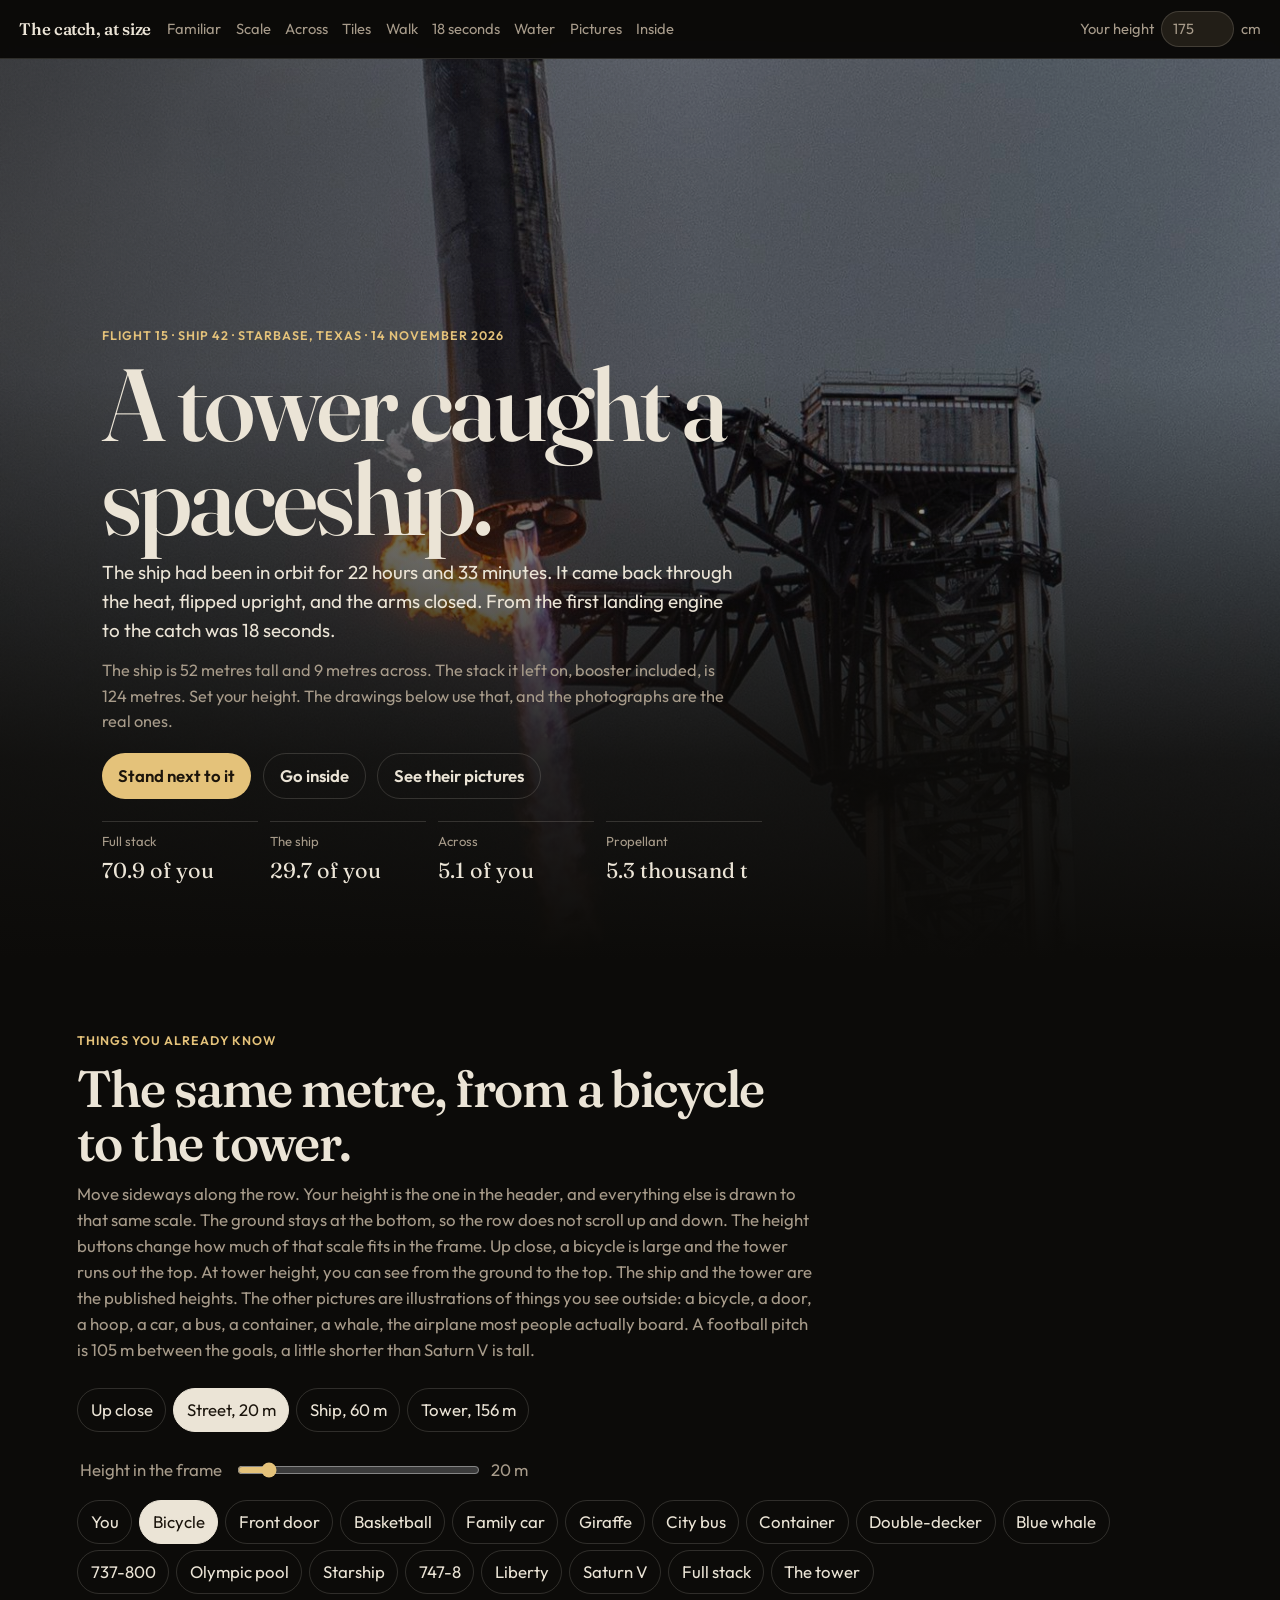
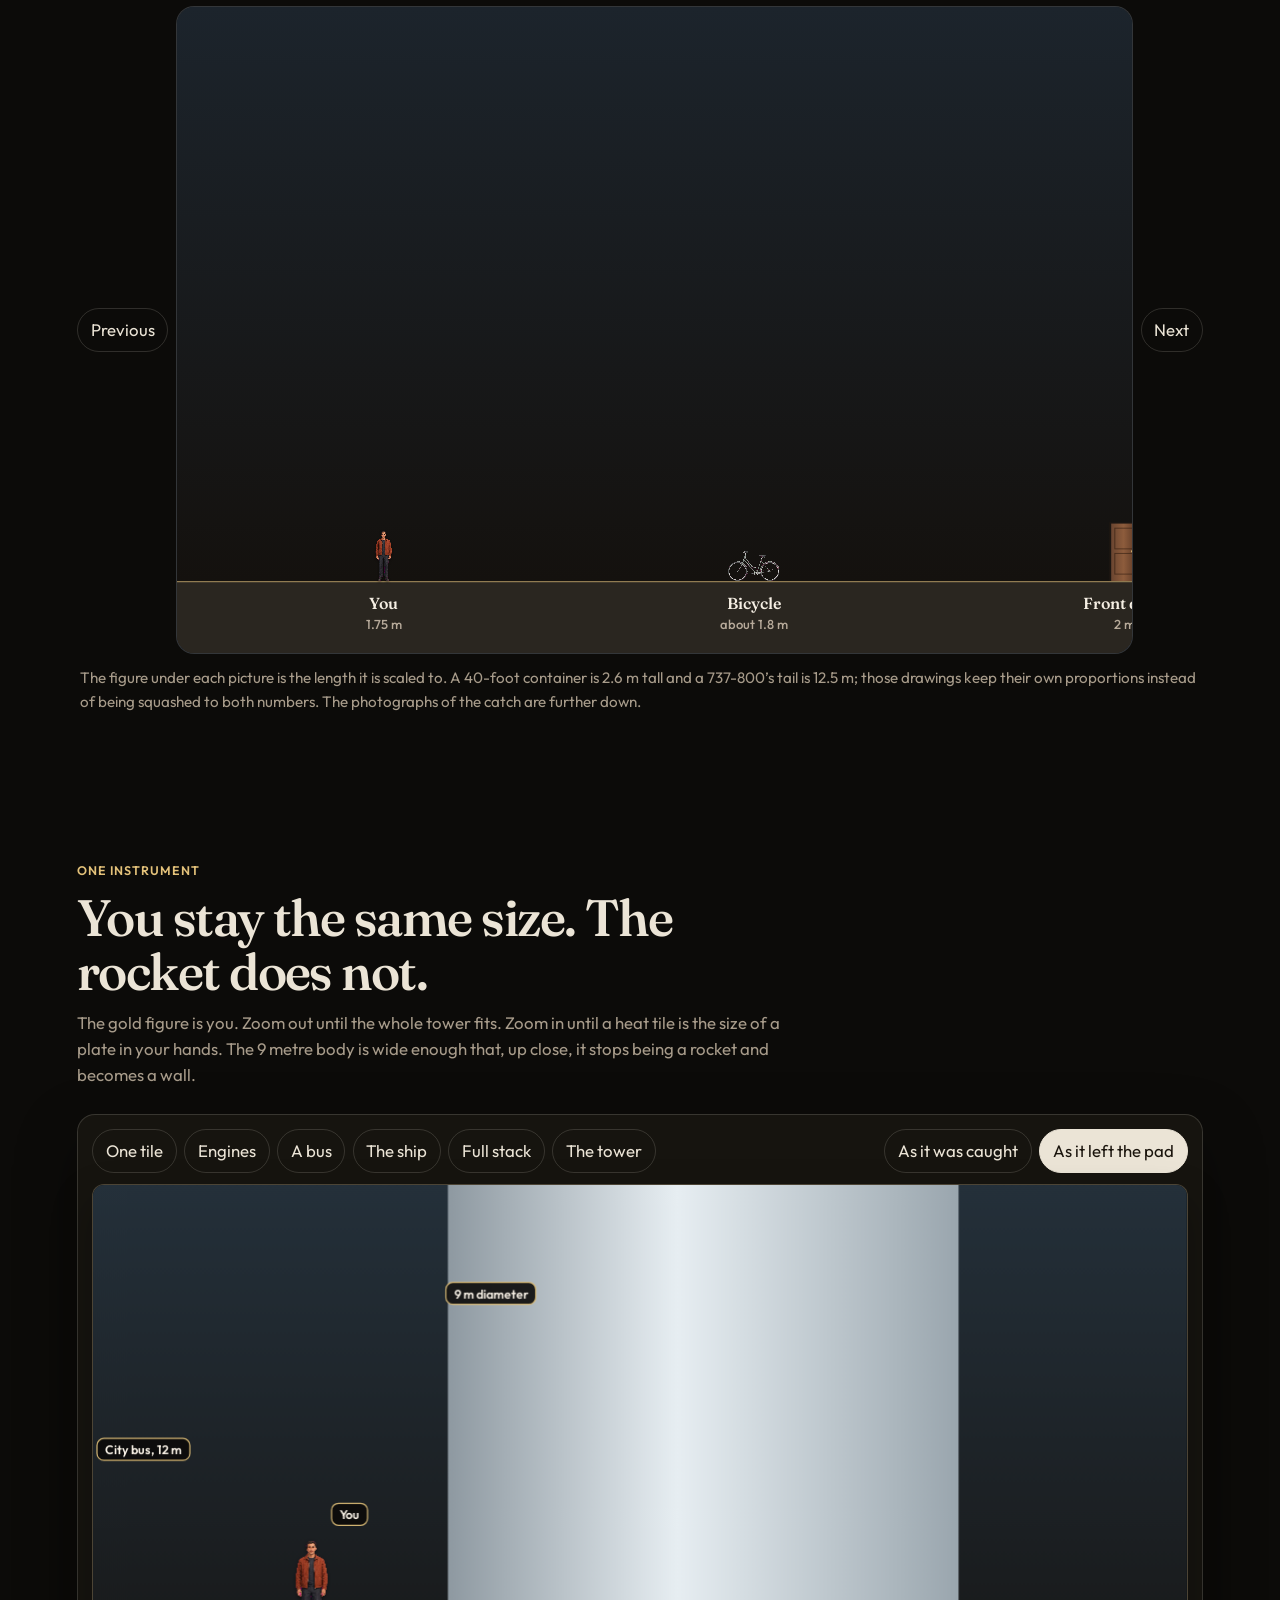
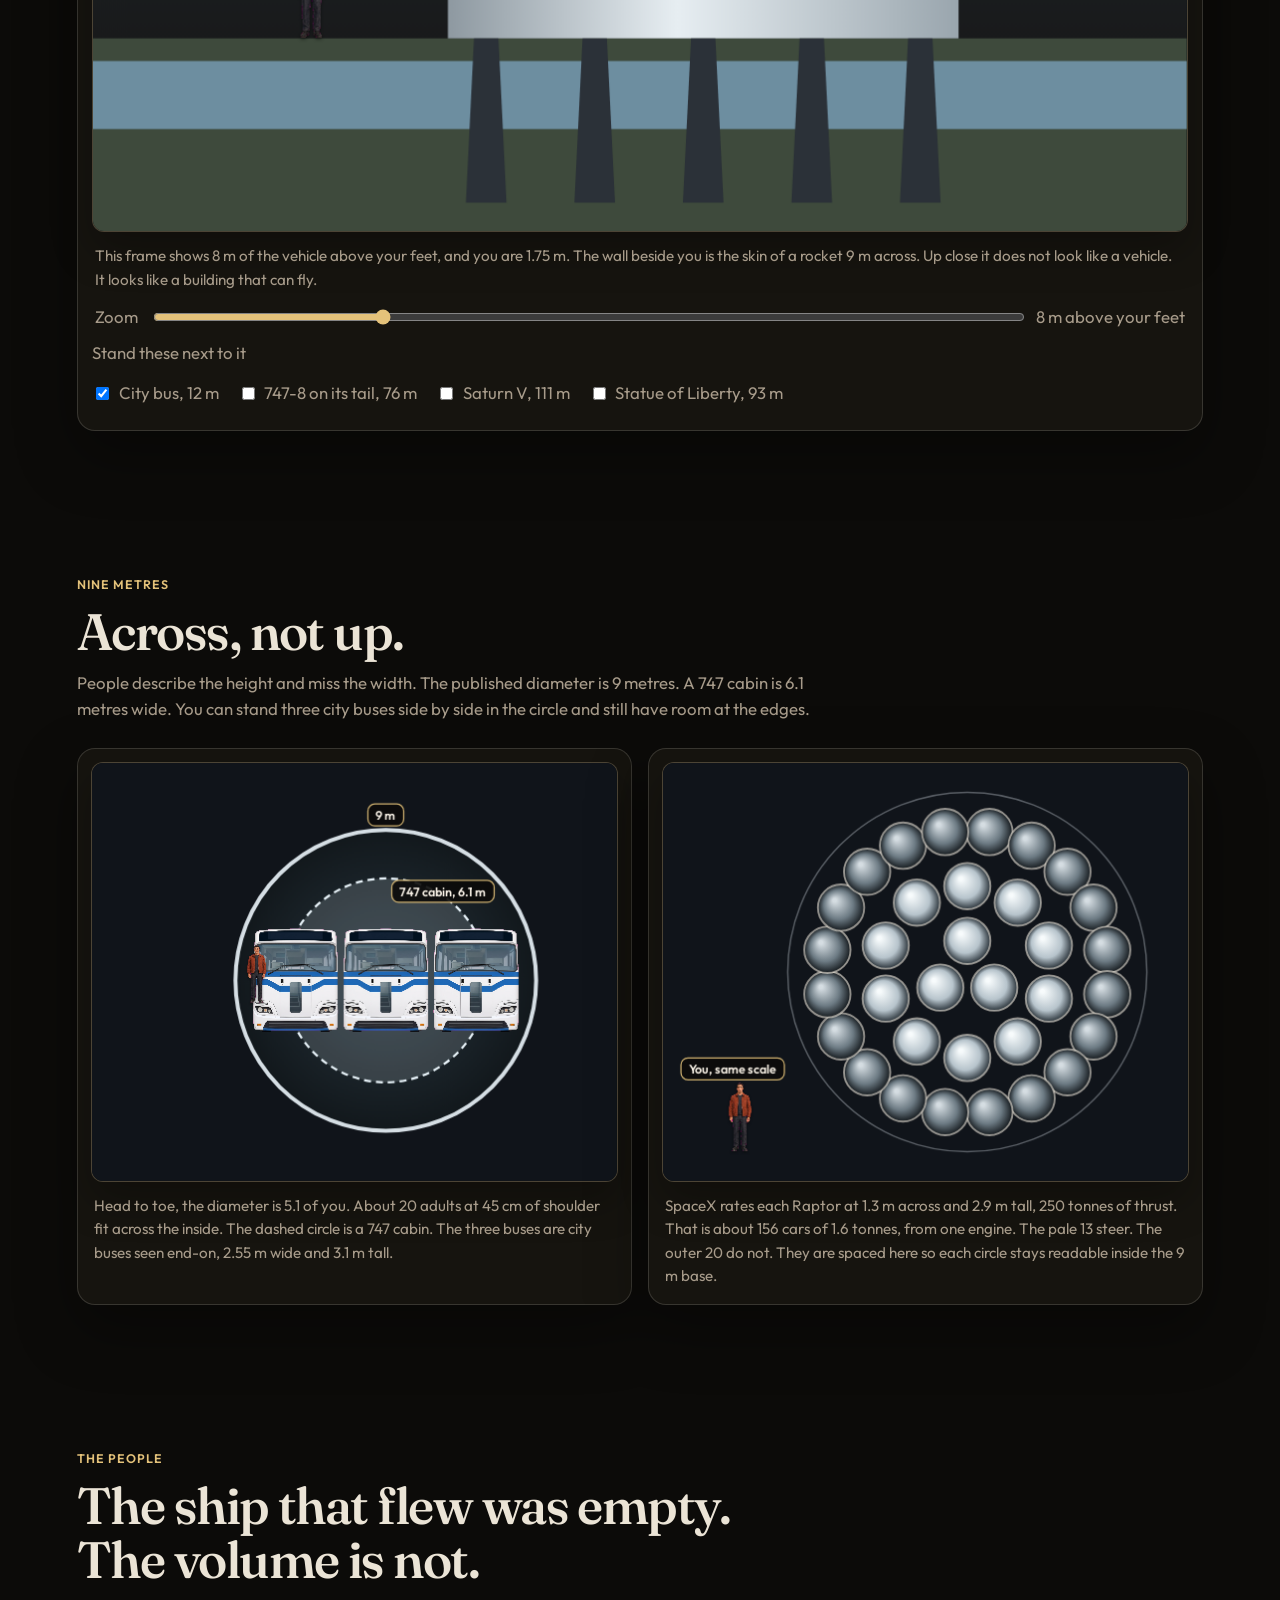
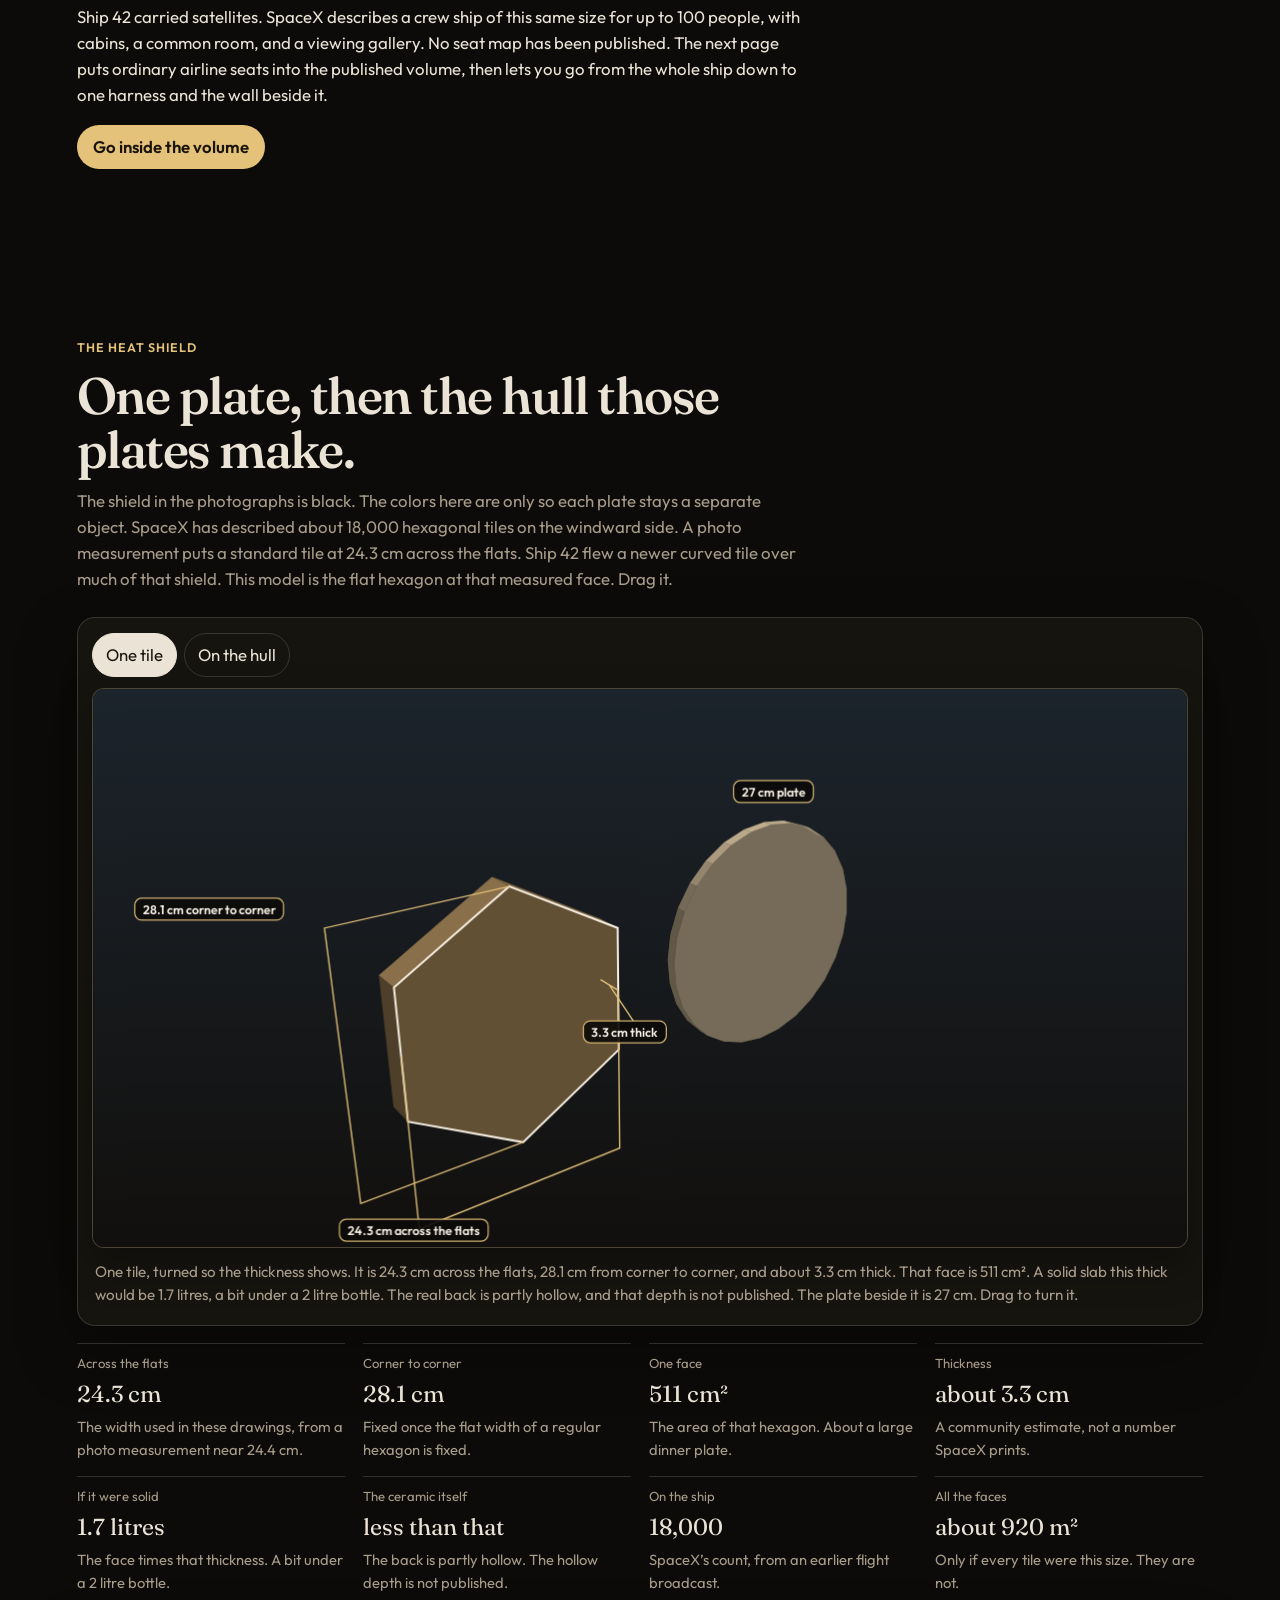
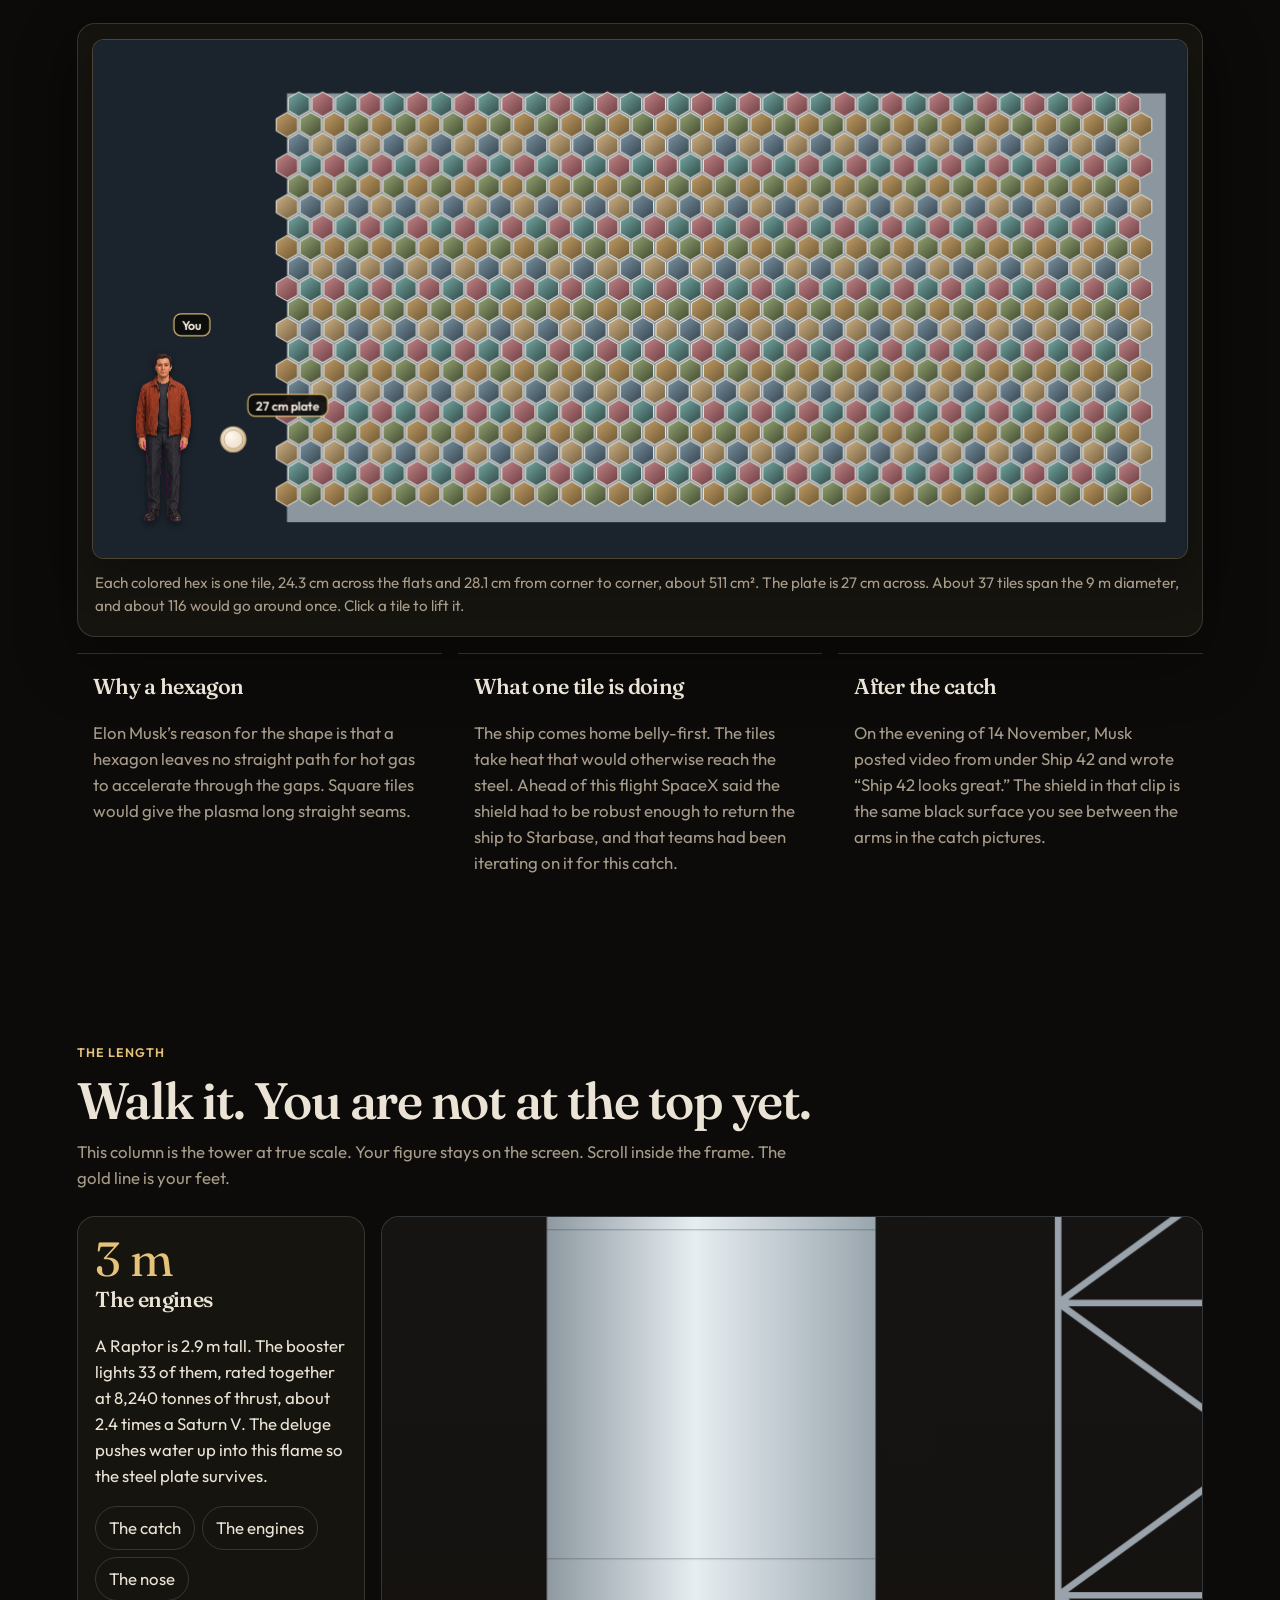
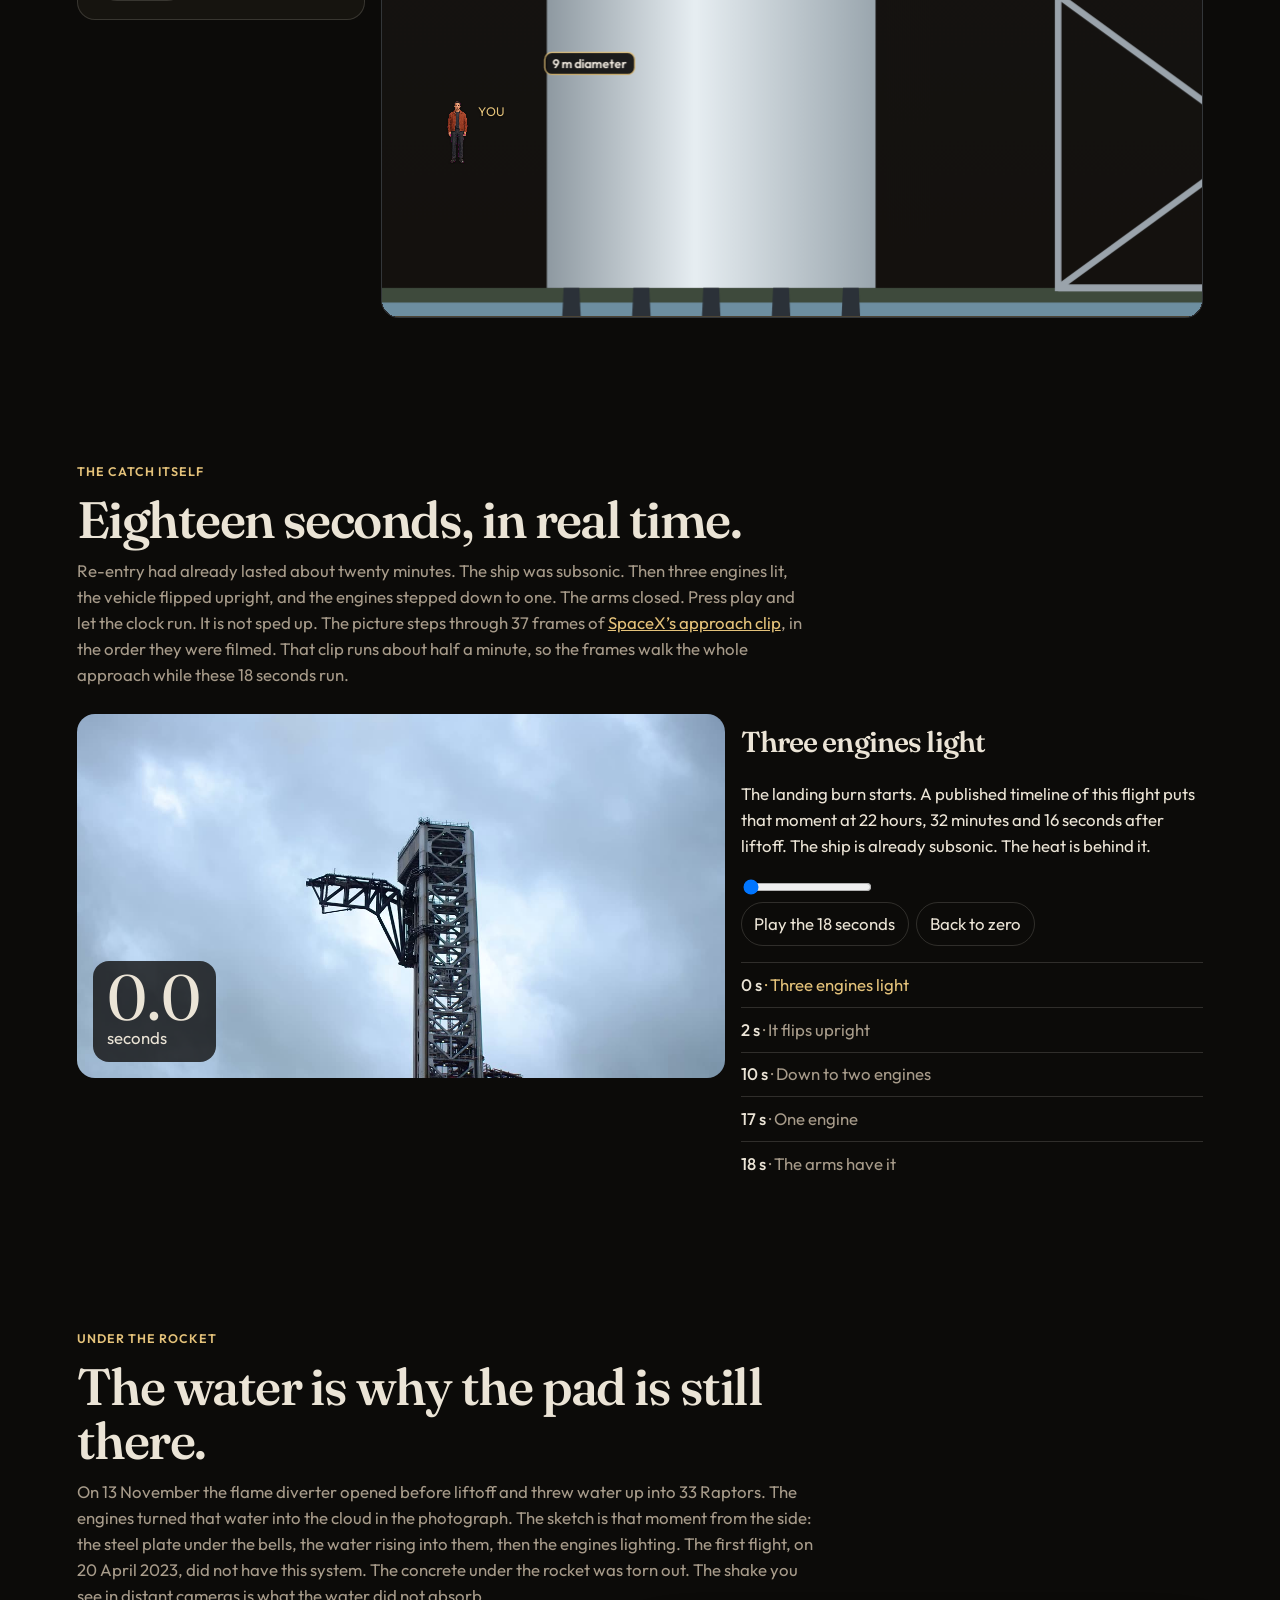
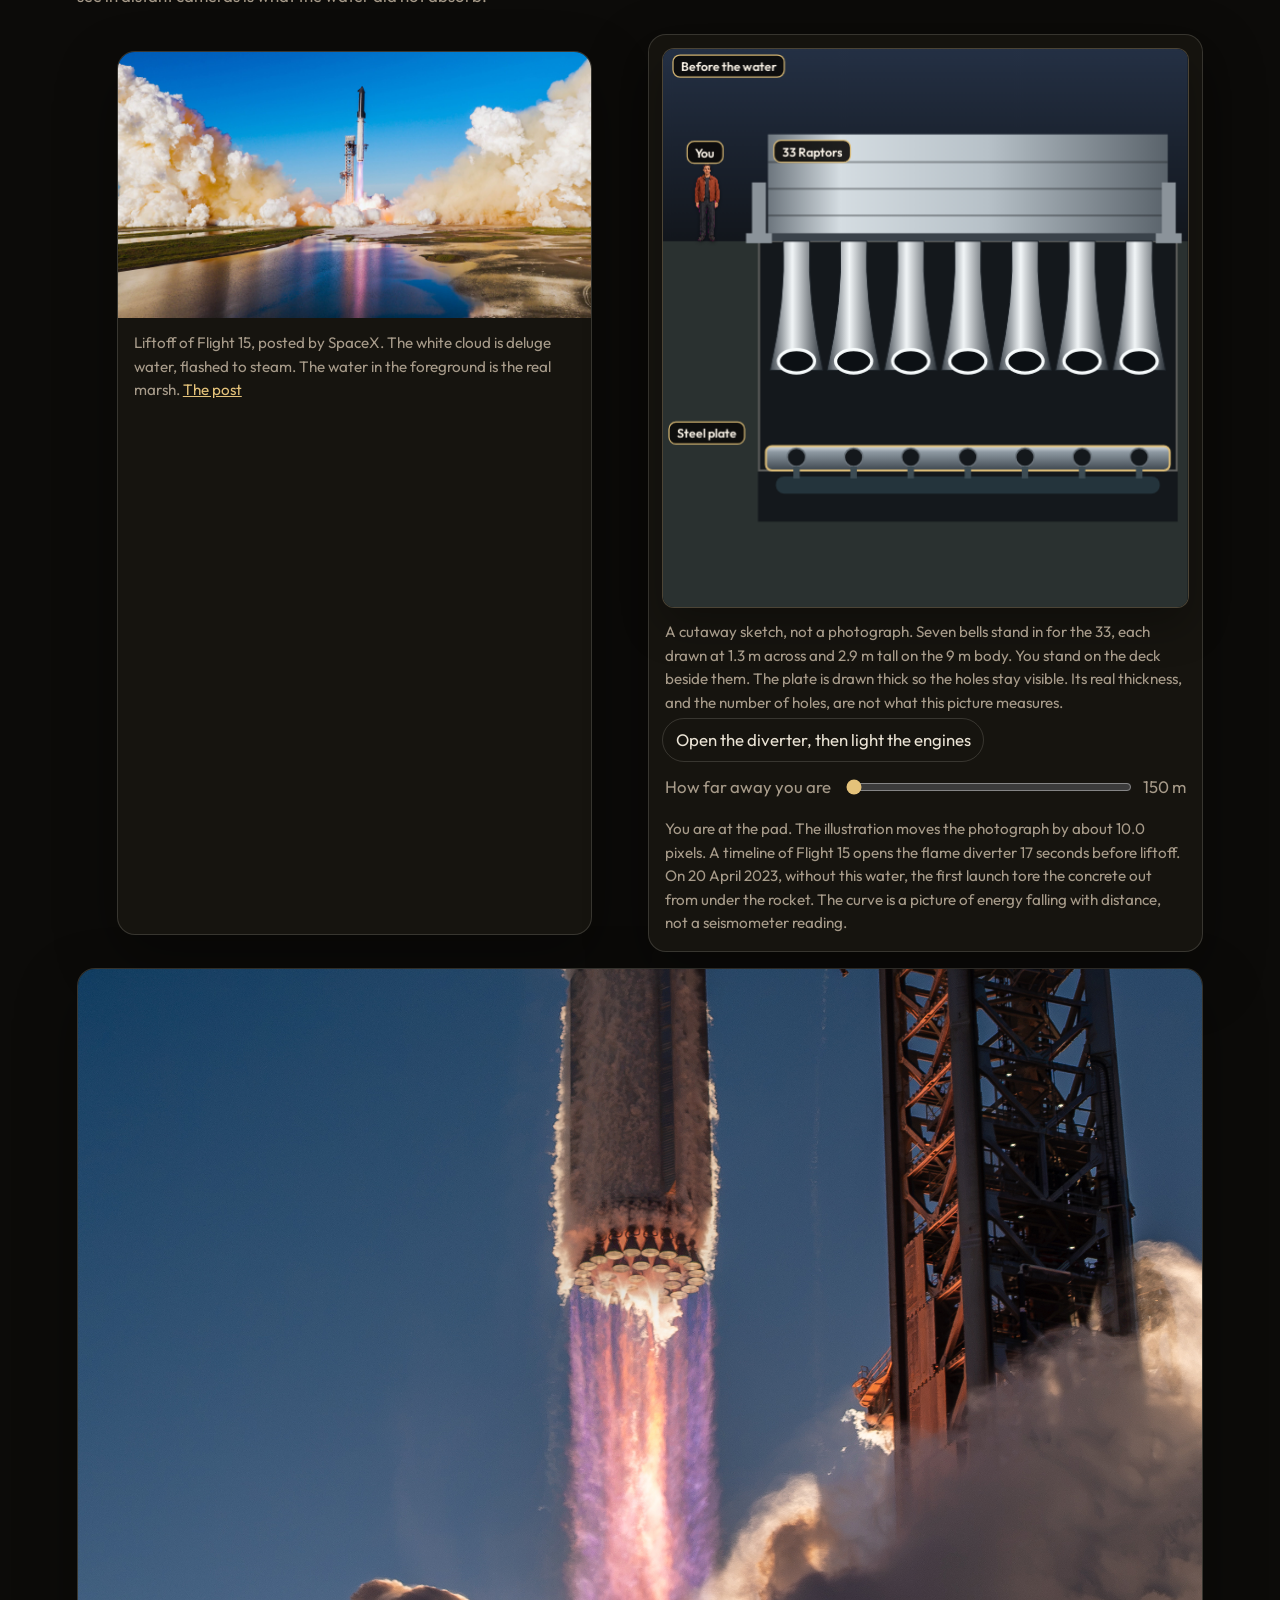
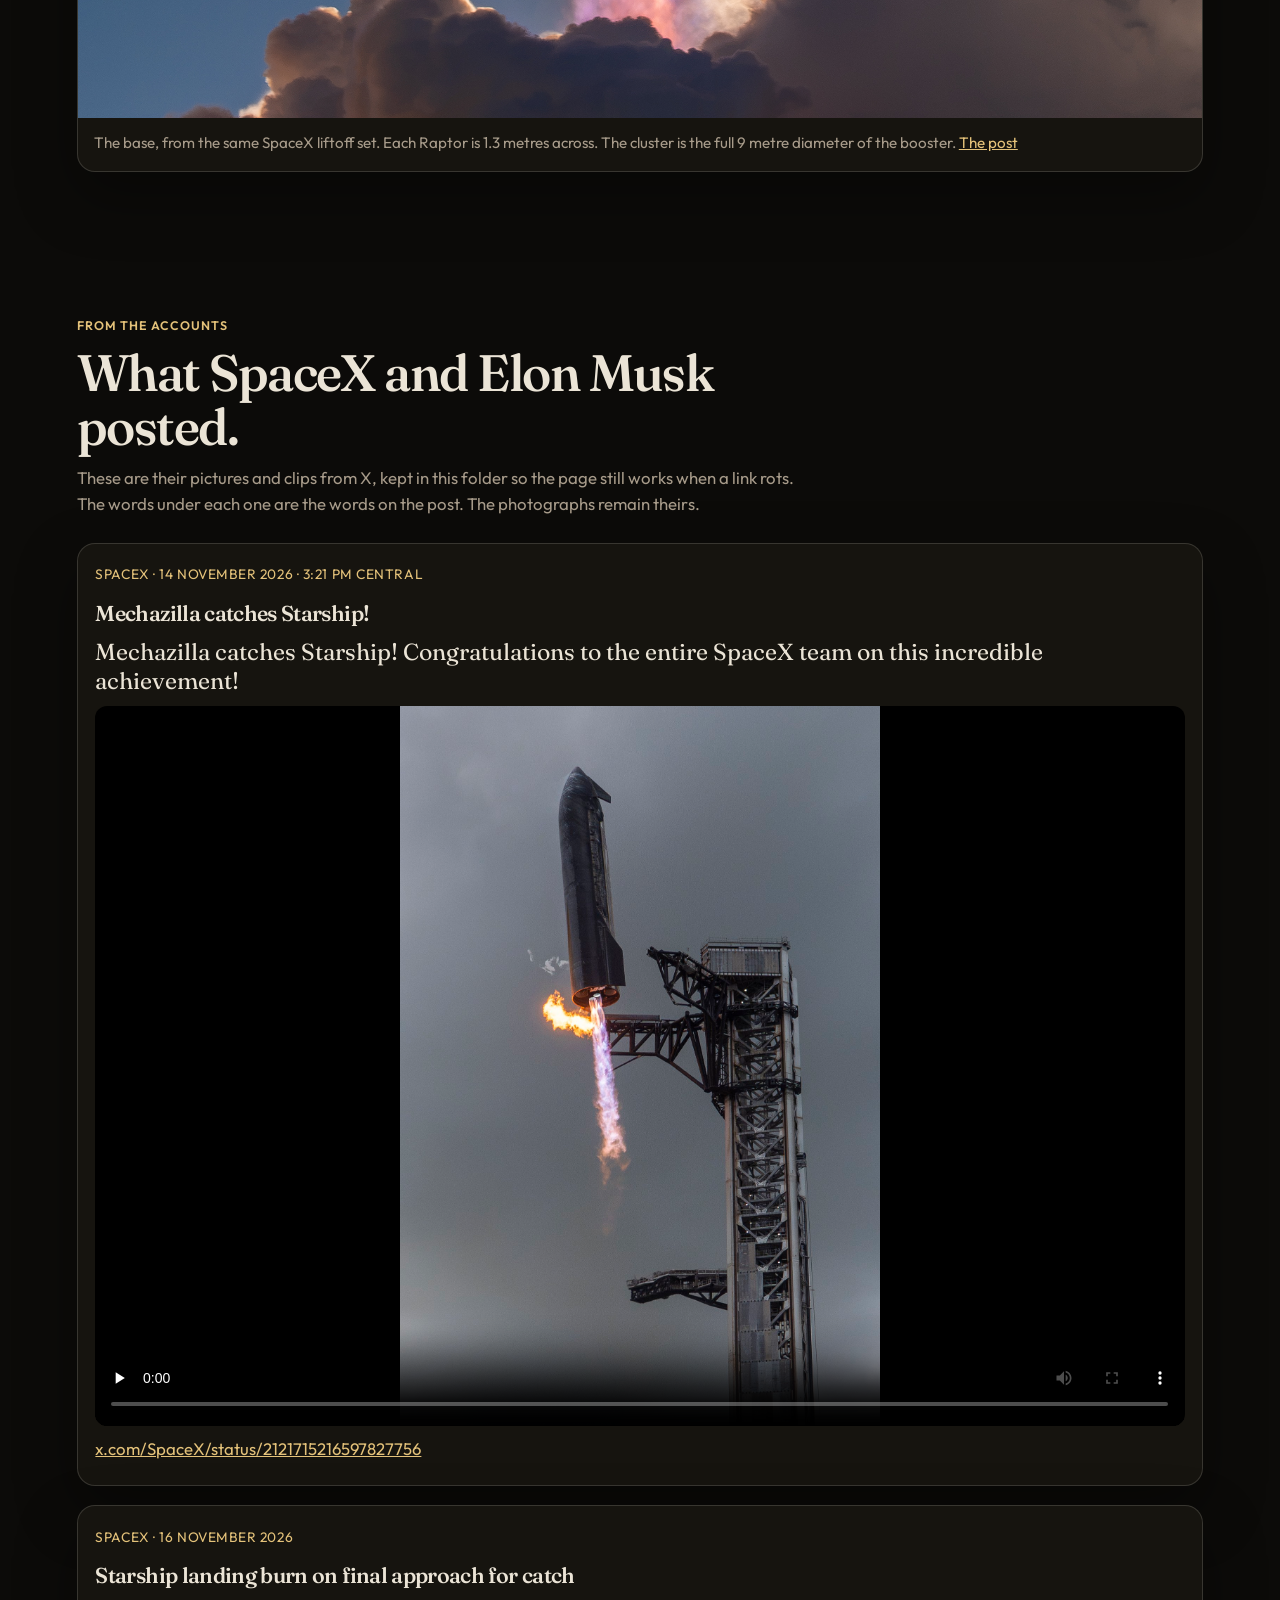
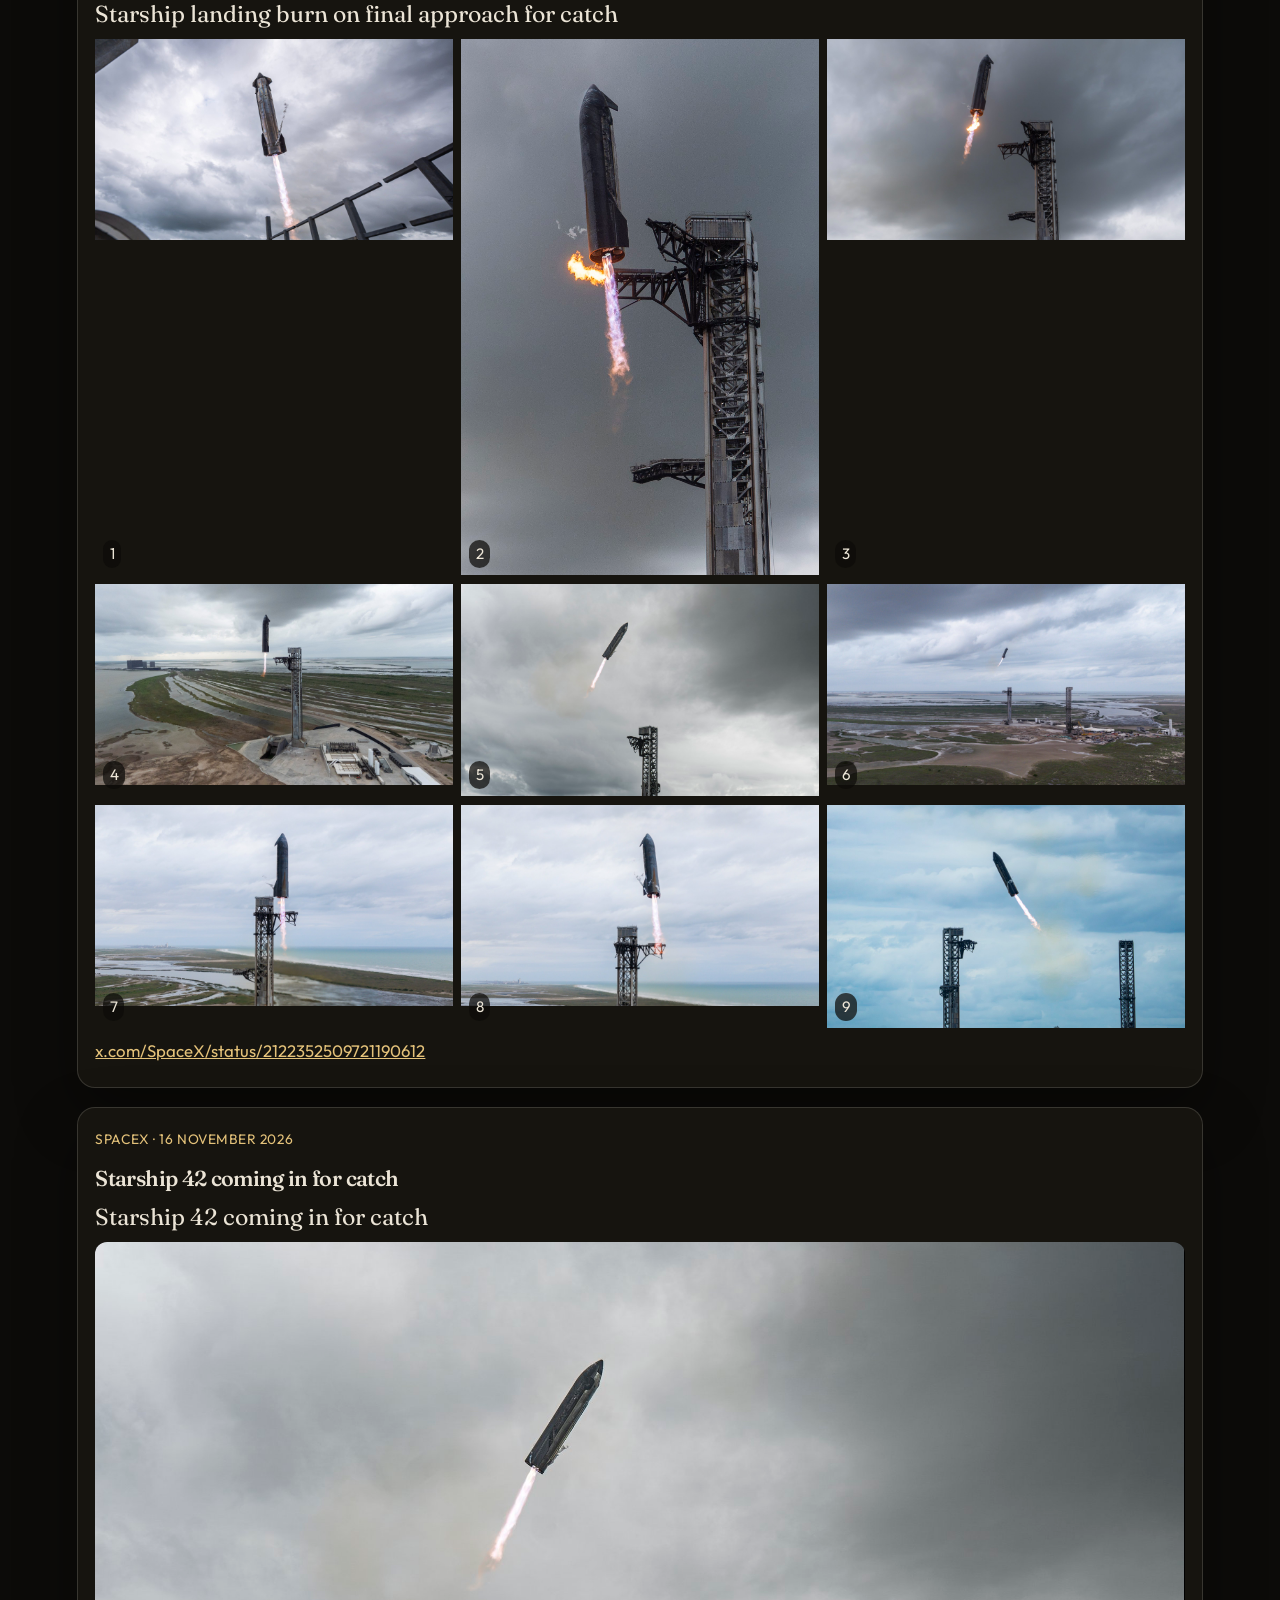
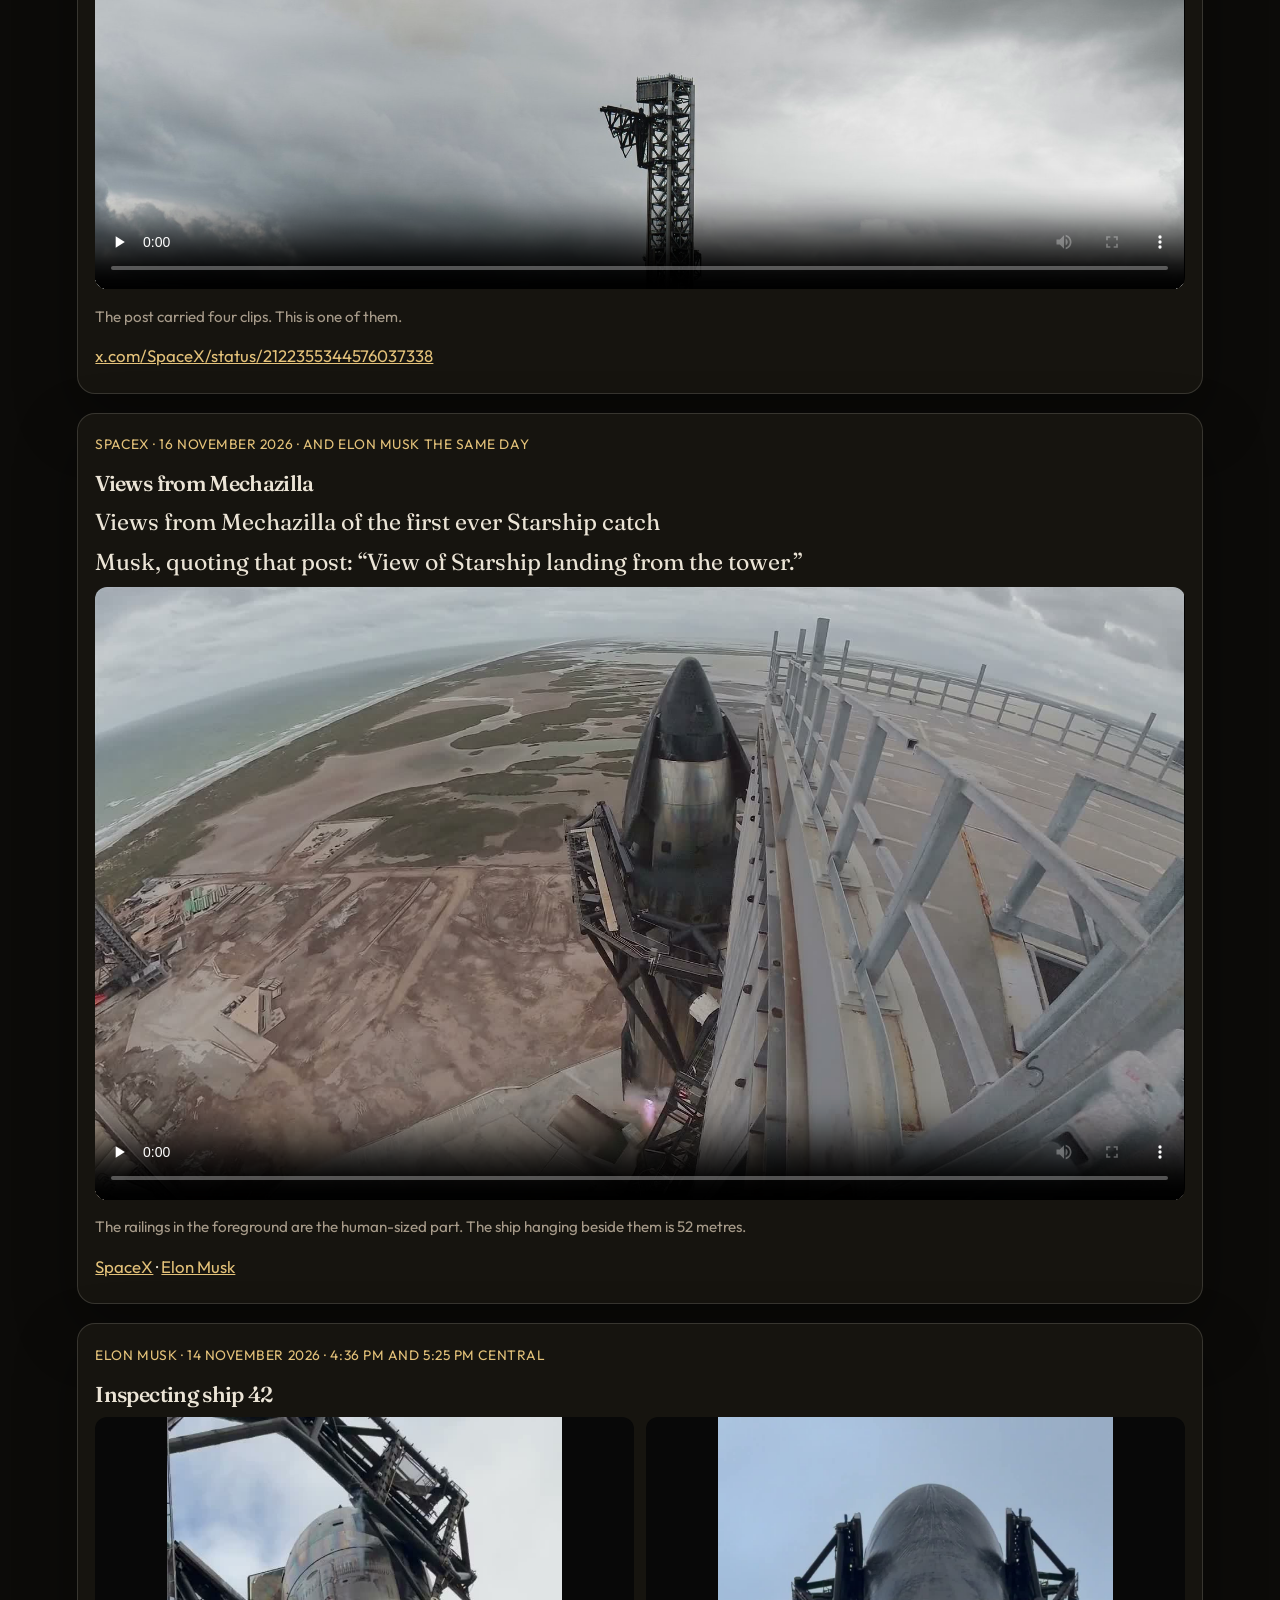
<file: index.html>
<!DOCTYPE html>
<html lang="en">
<head>
  <meta charset="utf-8">
  <meta name="viewport" content="width=device-width, initial-scale=1">
  <title>How big the catch was</title>
  <meta name="description" content="Ship 42, caught by the Starbase tower on 14 November 2026, at true scale. SpaceX and Elon Musk photographs, with the vehicle, heat tiles, deluge, and tower measured against your height.">
  <link rel="preconnect" href="https://fonts.googleapis.com">
  <link rel="preconnect" href="https://fonts.gstatic.com" crossorigin>
  <link href="https://fonts.googleapis.com/css2?family=Fraunces:opsz,wght@9..144,560;9..144,640&family=Outfit:wght@400;500;600&display=swap" rel="stylesheet">
  <link rel="stylesheet" href="styles.css">
</head>
<body>
  <a class="skip" href="#zoom">Skip to the scale</a>
  <header class="bar">
    <a class="brand" href="#top">The catch, at size</a>
    <nav class="nav" aria-label="Sections">
      <a href="#familiar">Familiar</a>
      <a href="#zoom">Scale</a>
      <a href="#across">Across</a>
      <a href="#tiles">Tiles</a>
      <a href="#walk">Walk</a>
      <a href="#seconds">18 seconds</a>
      <a href="#water">Water</a>
      <a href="#pictures">Pictures</a>
      <a href="inside.html">Inside</a>
    </nav>
    <form class="height" id="heightForm">
      <label for="heightCm">Your height</label>
      <input id="heightCm" name="heightCm" type="number" min="100" max="220" step="1" value="175" inputmode="numeric">
      <span>cm</span>
    </form>
  </header>

  <main id="top">
    <section class="hero" aria-labelledby="hero-title">
      <img class="hero-photo" src="media/approach-02.jpg" alt="Ship 42, heat shield black and engines firing, held between the tower arms at Starbase.">
      <div class="hero-shade"></div>
      <div class="hero-copy">
        <p class="kicker">Flight 15 · Ship 42 · Starbase, Texas · 14 November 2026</p>
        <h1 id="hero-title">A tower caught a spaceship.</h1>
        <p class="lede">The ship had been in orbit for 22 hours and 33 minutes. It came back through the heat, flipped upright, and the arms closed. From the first landing engine to the catch was 18 seconds.</p>
        <p class="lede lede-quiet">The ship is 52 metres tall and 9 metres across. The stack it left on, booster included, is 124 metres. Set your height. The drawings below use that, and the photographs are the real ones.</p>
        <div class="hero-actions">
          <a class="button" href="#zoom">Stand next to it</a>
          <a class="button button-ghost" href="inside.html">Go inside</a>
          <a class="button button-ghost" href="#pictures">See their pictures</a>
        </div>
        <dl class="hero-facts" id="heroFacts"></dl>
      </div>
    </section>

    <section class="chapter" id="familiar" aria-labelledby="familiar-title">
      <div class="chapter-head">
        <p class="kicker">Things you already know</p>
        <h2 id="familiar-title">The same metre, from a bicycle to the tower.</h2>
        <p>Move sideways along the row. Your height is the one in the header, and everything else is drawn to that same scale. The ground stays at the bottom, so the row does not scroll up and down. The height buttons change how much of that scale fits in the frame. Up close, a bicycle is large and the tower runs out the top. At tower height, you can see from the ground to the top. The ship and the tower are the published heights. The other pictures are illustrations of things you see outside: a bicycle, a door, a hoop, a car, a bus, a container, a whale, the airplane most people actually board. A football pitch is 105 m between the goals, a little shorter than Saturn V is tall.</p>
      </div>
      <div class="lineup-tools">
        <div class="lineup-scale" role="group" aria-label="How much height fits in the frame">
          <button type="button" data-lineup-m="6">Up close</button>
          <button type="button" data-lineup-m="20">Street, 20 m</button>
          <button type="button" data-lineup-m="60">Ship, 60 m</button>
          <button type="button" data-lineup-m="156">Tower, 156 m</button>
        </div>
        <label class="slider lineup-slider">
          <span>Height in the frame</span>
          <input id="lineupZoom" type="range" min="0" max="1000" value="280" aria-label="Height visible in the familiar-things frame">
          <span id="lineupZoomReadout">16 m</span>
        </label>
        <div class="lineup-names" id="lineupNames" role="group" aria-label="Jump to something in the row"></div>
      </div>
      <div class="lineup-stage">
        <button type="button" id="lineupPrev" aria-label="Move toward the start of the row">Previous</button>
        <div class="lineup-scroll" id="lineupScroll" tabindex="0" aria-label="Familiar things at the same scale as the ship and the tower. Scroll sideways.">
          <canvas id="lineupCanvas"></canvas>
        </div>
        <button type="button" id="lineupNext" aria-label="Move toward the tower">Next</button>
      </div>
      <p class="stage-caption">The figure under each picture is the length it is scaled to. A 40-foot container is 2.6 m tall and a 737-800’s tail is 12.5 m; those drawings keep their own proportions instead of being squashed to both numbers. The photographs of the catch are further down.</p>
    </section>

    <section class="chapter" id="zoom" aria-labelledby="zoom-title">
      <div class="chapter-head">
        <p class="kicker">One instrument</p>
        <h2 id="zoom-title">You stay the same size. The rocket does not.</h2>
        <p>The gold figure is you. Zoom out until the whole tower fits. Zoom in until a heat tile is the size of a plate in your hands. The 9 metre body is wide enough that, up close, it stops being a rocket and becomes a wall.</p>
      </div>
      <div class="tool">
        <div class="tool-bar">
          <div class="presets" role="group" aria-label="Zoom presets">
            <button type="button" data-preset="tile">One tile</button>
            <button type="button" data-preset="engines">Engines</button>
            <button type="button" data-preset="bus">A bus</button>
            <button type="button" data-preset="ship">The ship</button>
            <button type="button" data-preset="stack">Full stack</button>
            <button type="button" data-preset="tower">The tower</button>
          </div>
          <div class="modes" role="group" aria-label="Which vehicle to draw">
            <button type="button" data-mode="catch" aria-pressed="false">As it was caught</button>
            <button type="button" data-mode="stack" aria-pressed="true">As it left the pad</button>
          </div>
        </div>
        <div class="stage-wrap">
          <canvas id="zoomCanvas" aria-label="Scale drawing of Starship, the tower, and a person at your height"></canvas>
          <p class="stage-caption" id="zoomCaption"></p>
        </div>
        <label class="slider">
          <span>Zoom</span>
          <input id="zoomSlider" type="range" min="0" max="1000" value="720">
          <span id="zoomReadout"></span>
        </label>
        <fieldset class="ghosts">
          <legend>Stand these next to it</legend>
          <label><input type="checkbox" id="ghostBus" checked> City bus, 12 m</label>
          <label><input type="checkbox" id="ghost747"> 747-8 on its tail, 76 m</label>
          <label><input type="checkbox" id="ghostSaturn"> Saturn V, 111 m</label>
          <label><input type="checkbox" id="ghostLiberty"> Statue of Liberty, 93 m</label>
        </fieldset>
      </div>
    </section>

    <section class="chapter" id="across" aria-labelledby="across-title">
      <div class="chapter-head">
        <p class="kicker">Nine metres</p>
        <h2 id="across-title">Across, not up.</h2>
        <p>People describe the height and miss the width. The published diameter is 9 metres. A 747 cabin is 6.1 metres wide. You can stand three city buses side by side in the circle and still have room at the edges.</p>
      </div>
      <div class="split">
        <div class="panel">
          <canvas id="acrossCanvas" aria-label="A 9 metre circle compared with a person, buses, and a 747 cabin"></canvas>
          <p class="stage-caption" id="acrossCaption"></p>
        </div>
        <div class="panel">
          <canvas id="engineCanvas" aria-label="Thirty-three Raptor engines inside the 9 metre base"></canvas>
          <p class="stage-caption" id="engineCaption"></p>
        </div>
      </div>
    </section>

    <section class="chapter" id="inside-door" aria-labelledby="inside-door-title">
      <div class="chapter-head">
        <p class="kicker">The people</p>
        <h2 id="inside-door-title">The ship that flew was empty. The volume is not.</h2>
        <p>Ship 42 carried satellites. SpaceX describes a crew ship of this same size for up to 100 people, with cabins, a common room, and a viewing gallery. No seat map has been published. The next page puts ordinary airline seats into the published volume, then lets you go from the whole ship down to one harness and the wall beside it.</p>
        <p><a class="button" href="inside.html">Go inside the volume</a></p>
      </div>
    </section>

    <section class="chapter" id="tiles" aria-labelledby="tiles-title">
      <div class="chapter-head">
        <p class="kicker">The heat shield</p>
        <h2 id="tiles-title">One plate, then the hull those plates make.</h2>
        <p>The shield in the photographs is black. The colors here are only so each plate stays a separate object. SpaceX has described about 18,000 hexagonal tiles on the windward side. A photo measurement puts a standard tile at 24.3 cm across the flats. Ship 42 flew a newer curved tile over much of that shield. This model is the flat hexagon at that measured face. Drag it.</p>
      </div>
      <div class="tool">
        <div class="tool-bar">
          <div class="presets" role="group" aria-label="Which tile model to show">
            <button type="button" id="tileModeOne" aria-pressed="true">One tile</button>
            <button type="button" id="tileModeHull" aria-pressed="false">On the hull</button>
          </div>
        </div>
        <canvas id="tile3d" tabindex="0" aria-label="A single heat-shield tile beside a 27 centimetre plate. Drag to turn the tile."></canvas>
        <p class="stage-caption" id="tile3dCaption">Drag the tile to turn it.</p>
      </div>
      <dl class="tile-facts" id="tileFacts"></dl>
      <div class="tool">
        <canvas id="tileCanvas" aria-label="A flat patch of colored heat-shield tiles at true scale beside a person and a dinner plate"></canvas>
        <p class="stage-caption" id="tileCaption">Each colored hex is one tile. Click one to lift it off the steel.</p>
      </div>
      <div class="note-grid">
        <article>
          <h3>Why a hexagon</h3>
          <p>Elon Musk’s reason for the shape is that a hexagon leaves no straight path for hot gas to accelerate through the gaps. Square tiles would give the plasma long straight seams.</p>
        </article>
        <article>
          <h3>What one tile is doing</h3>
          <p>The ship comes home belly-first. The tiles take heat that would otherwise reach the steel. Ahead of this flight SpaceX said the shield had to be robust enough to return the ship to Starbase, and that teams had been iterating on it for this catch.</p>
        </article>
        <article>
          <h3>After the catch</h3>
          <p>On the evening of 14 November, Musk posted video from under Ship 42 and wrote “Ship 42 looks great.” The shield in that clip is the same black surface you see between the arms in the catch pictures.</p>
        </article>
      </div>
    </section>

    <section class="chapter" id="walk" aria-labelledby="walk-title">
      <div class="chapter-head">
        <p class="kicker">The length</p>
        <h2 id="walk-title">Walk it. You are not at the top yet.</h2>
        <p>This column is the tower at true scale. Your figure stays on the screen. Scroll inside the frame. The gold line is your feet.</p>
      </div>
      <div class="walk-layout">
        <aside class="walk-card" id="walkCard">
          <p class="walk-alt" id="walkAlt">0 m</p>
          <h3 id="walkName">The ground</h3>
          <p id="walkText"></p>
          <div class="walk-buttons">
            <button type="button" id="walkCatch">The catch</button>
            <button type="button" id="walkEngines">The engines</button>
            <button type="button" id="walkNose">The nose</button>
          </div>
        </aside>
        <div class="walk-frame">
          <div class="walk-scroll" id="walkScroll" tabindex="0" aria-label="Scroll to walk up the tower">
            <canvas id="walkCanvas"></canvas>
          </div>
          <div class="walker" id="walker" aria-hidden="true">
            <span class="walker-tag">You</span>
            <canvas id="walkerFig"></canvas>
          </div>
        </div>
      </div>
    </section>

    <section class="chapter" id="seconds" aria-labelledby="seconds-title">
      <div class="chapter-head">
        <p class="kicker">The catch itself</p>
        <h2 id="seconds-title">Eighteen seconds, in real time.</h2>
        <p>Re-entry had already lasted about twenty minutes. The ship was subsonic. Then three engines lit, the vehicle flipped upright, and the engines stepped down to one. The arms closed. Press play and let the clock run. It is not sped up. The picture steps through 37 frames of <a href="https://x.com/SpaceX/status/2122355344576037338">SpaceX’s approach clip</a>, in the order they were filmed. That clip runs about half a minute, so the frames walk the whole approach while these 18 seconds run.</p>
      </div>
      <div class="seconds">
        <div class="seconds-stage">
          <img id="secondsPhoto" src="media/approach-frames/00.jpg" alt="The tower with the arms open, the first frame of SpaceX’s clip of Ship 42 coming in to be caught.">
          <div class="seconds-clock" aria-live="polite">
            <span id="secondsTime">0.0</span>
            <span>seconds</span>
          </div>
        </div>
        <div class="seconds-side">
          <h3 id="secondsBeat">Three engines light</h3>
          <p id="secondsBody">The landing burn starts. The ship is still moving, and it is about to rotate from a belly-down fall into a vertical hover.</p>
          <input id="secondsSlider" type="range" min="0" max="180" value="0" aria-label="Landing burn time in tenths of a second">
          <div class="seconds-actions">
            <button type="button" id="secondsPlay">Play the 18 seconds</button>
            <button type="button" id="secondsRestart">Back to zero</button>
          </div>
          <ol class="beats" id="beatList"></ol>
        </div>
      </div>
    </section>

    <section class="chapter" id="water" aria-labelledby="water-title">
      <div class="chapter-head">
        <p class="kicker">Under the rocket</p>
        <h2 id="water-title">The water is why the pad is still there.</h2>
        <p>On 13 November the flame diverter opened before liftoff and threw water up into 33 Raptors. The engines turned that water into the cloud in the photograph. The sketch is that moment from the side: the steel plate under the bells, the water rising into them, then the engines lighting. The first flight, on 20 April 2023, did not have this system. The concrete under the rocket was torn out. The shake you see in distant cameras is what the water did not absorb.</p>
      </div>
      <div class="split">
        <figure class="photo-card" id="shakeCard">
          <div class="shake-frame" id="shakeFrame">
            <img src="media/liftoff-01.jpg" alt="Starship Flight 15 lifting off, with a steam cloud from the deluge spreading over the wetland.">
          </div>
          <figcaption>
            Liftoff of Flight 15, posted by SpaceX. The white cloud is deluge water, flashed to steam. The water in the foreground is the real marsh.
            <a href="https://x.com/SpaceX/status/2121437515819159871">The post</a>
          </figcaption>
        </figure>
        <div class="panel water-panel">
          <canvas id="waterCanvas" aria-label="Cutaway of the booster base held above a steel plate. Seven engine bells stand in a row. The plate has a hole under each bell."></canvas>
          <p class="stage-caption">A cutaway sketch, not a photograph. Seven bells stand in for the 33, each drawn at 1.3 m across and 2.9 m tall on the 9 m body. You stand on the deck beside them. The plate is drawn thick so the holes stay visible. Its real thickness, and the number of holes, are not what this picture measures.</p>
          <div class="water-actions">
            <button type="button" id="waterButton">Open the diverter, then light the engines</button>
          </div>
          <label class="slider">
            <span>How far away you are</span>
            <input id="distanceSlider" type="range" min="150" max="8000" value="150">
            <span id="distanceReadout">150 m</span>
          </label>
          <p class="stage-caption" id="shakeCaption"></p>
        </div>
      </div>
      <figure class="photo-wide">
        <img src="media/liftoff-02.jpg" alt="The base of Super Heavy at liftoff, thirty-three Raptors firing, with steam boiling up beside the tower.">
        <figcaption>The base, from the same SpaceX liftoff set. Each Raptor is 1.3 metres across. The cluster is the full 9 metre diameter of the booster. <a href="https://x.com/SpaceX/status/2121437515819159871">The post</a></figcaption>
      </figure>
    </section>

    <section class="chapter" id="pictures" aria-labelledby="pictures-title">
      <div class="chapter-head">
        <p class="kicker">From the accounts</p>
        <h2 id="pictures-title">What SpaceX and Elon Musk posted.</h2>
        <p>These are their pictures and clips from X, kept in this folder so the page still works when a link rots. The words under each one are the words on the post. The photographs remain theirs.</p>
      </div>

      <article class="post">
        <header>
          <p>SpaceX · 14 November 2026 · 3:21 pm Central</p>
          <h3>Mechazilla catches Starship!</h3>
        </header>
        <p class="post-text">Mechazilla catches Starship! Congratulations to the entire SpaceX team on this incredible achievement!</p>
        <video controls preload="none" poster="media/approach-02.jpg">
          <source src="media/catch.mp4" type="video/mp4">
        </video>
        <p class="post-link"><a href="https://x.com/SpaceX/status/2121715216597827756">x.com/SpaceX/status/2121715216597827756</a></p>
      </article>

      <article class="post">
        <header>
          <p>SpaceX · 16 November 2026</p>
          <h3>Starship landing burn on final approach for catch</h3>
        </header>
        <p class="post-text">Starship landing burn on final approach for catch</p>
        <div class="gallery">
          <figure><img src="media/approach-01.jpg" alt="Ship 42 climbing vertically on a pink engine plume, seen from the tower structure."><figcaption>1</figcaption></figure>
          <figure><img src="media/approach-02.jpg" alt="Ship 42 between the chopstick arms, engines firing, heat shield facing the camera."><figcaption>2</figcaption></figure>
          <figure><img src="media/approach-03.jpg" alt="Ship 42 approaching the open arms, flame below the skirt."><figcaption>3</figcaption></figure>
          <figure><img src="media/approach-04.jpg" alt="Aerial view of Ship 42 above the tower, with the coast, the tank farm, and the deluge tanks."><figcaption>4</figcaption></figure>
          <figure><img src="media/approach-05.jpg" alt="Ship 42 still above the tower, a small dark shape against cloud, engines lit."><figcaption>5</figcaption></figure>
          <figure><img src="media/approach-06.jpg" alt="Wide aerial of Starbase, two towers, and Ship 42 descending over the wetland."><figcaption>6</figcaption></figure>
          <figure><img src="media/approach-07.jpg" alt="Ship 42 just above the chopsticks, Gulf of Mexico behind the tower."><figcaption>7</figcaption></figure>
          <figure><img src="media/approach-08.jpg" alt="Ship 42 on the landing burn, nose up, a few lengths above the arms."><figcaption>8</figcaption></figure>
          <figure><img src="media/approach-09.jpg" alt="Ship 42 between two towers, banking in with a long engine plume."><figcaption>9</figcaption></figure>
        </div>
        <p class="post-link"><a href="https://x.com/SpaceX/status/2122352509721190612">x.com/SpaceX/status/2122352509721190612</a></p>
      </article>

      <article class="post">
        <header>
          <p>SpaceX · 16 November 2026</p>
          <h3>Starship 42 coming in for catch</h3>
        </header>
        <p class="post-text">Starship 42 coming in for catch</p>
        <video controls preload="none" poster="media/approach-05.jpg">
          <source src="media/approach.mp4" type="video/mp4">
        </video>
        <p class="fine">The post carried four clips. This is one of them.</p>
        <p class="post-link"><a href="https://x.com/SpaceX/status/2122355344576037338">x.com/SpaceX/status/2122355344576037338</a></p>
      </article>

      <article class="post">
        <header>
          <p>SpaceX · 16 November 2026 · and Elon Musk the same day</p>
          <h3>Views from Mechazilla</h3>
        </header>
        <p class="post-text">Views from Mechazilla of the first ever Starship catch</p>
        <p class="post-text">Musk, quoting that post: “View of Starship landing from the tower.”</p>
        <video controls preload="none" poster="media/tower-still.jpg">
          <source src="media/tower.mp4" type="video/mp4">
        </video>
        <p class="fine">The railings in the foreground are the human-sized part. The ship hanging beside them is 52 metres.</p>
        <p class="post-link"><a href="https://x.com/SpaceX/status/2122427170328883425">SpaceX</a> · <a href="https://x.com/elonmusk/status/2122472344052531640">Elon Musk</a></p>
      </article>

      <article class="post">
        <header>
          <p>Elon Musk · 14 November 2026 · 4:36 pm and 5:25 pm Central</p>
          <h3>Inspecting ship 42</h3>
        </header>
        <div class="video-pair">
          <figure>
            <video controls preload="none" playsinline poster="media/inspect-still.jpg">
              <source src="media/inspect.mp4" type="video/mp4">
            </video>
            <figcaption>“Inspecting ship 42 right now.” The bright side is the steel that did not take the heat. The flaps and the three sea-level bells are at the skirt. <a href="https://x.com/elonmusk/status/2121733992726802703">The post</a></figcaption>
          </figure>
          <figure>
            <video controls preload="none" playsinline poster="media/tiles-still.jpg">
              <source src="media/tiles.mp4" type="video/mp4">
            </video>
            <figcaption>“Ship 42 looks great.” Looking up the heat shield from inside the tower. The black surface is the tile field. <a href="https://x.com/elonmusk/status/2121746382402797892">The post</a></figcaption>
          </figure>
        </div>
      </article>

      <article class="post">
        <header>
          <p>SpaceX · 13 November 2026</p>
          <h3>Liftoff, and the booster that did not come back</h3>
        </header>
        <p class="post-text">Liftoff of Starship Flight 15</p>
        <div class="gallery gallery-wide">
          <figure><img src="media/liftoff-01.jpg" alt="Full stack climbing out of a steam cloud over the coastal wetland."><figcaption>Liftoff</figcaption></figure>
          <figure><img src="media/liftoff-04.jpg" alt="The full stack beside the tower, steam and flame filling the marsh."><figcaption>Stack and tower</figcaption></figure>
          <figure><img src="media/liftoff-03.jpg" alt="Aerial view of the stack climbing beside the tower, steam over the marsh, sun low on the water."><figcaption>Over the marsh</figcaption></figure>
          <figure><img src="media/liftoff-02.jpg" alt="Thirty-three engines at the base of the booster during liftoff."><figcaption>33 engines</figcaption></figure>
        </div>
        <p class="post-link"><a href="https://x.com/SpaceX/status/2121437515819159871">x.com/SpaceX/status/2121437515819159871</a></p>
        <p class="fine">The plan was to catch the booster as well. Booster 22 was diverted and broke up over the Gulf. The ship catch the next afternoon was the first time an orbital upper stage was caught.</p>
      </article>

      <article class="post">
        <header>
          <p>SpaceX · 10 November 2026</p>
          <h3>The booster, with a person in the frame</h3>
        </header>
        <p class="post-text">Super Heavy moved to the launch pad at Starbase. Booster 22 is the first Super Heavy V3 booster planned to return to the launch site for catch and was used for final catch testing upon arrival, including a suspended squeeze test at catch height.</p>
        <div class="gallery">
          <figure><img src="media/pad-01.jpg" alt="A person in a lift basket beside the stainless barrel of Super Heavy. The person is tiny against one tank section."><figcaption>Person in the basket</figcaption></figure>
          <figure><img src="media/pad-02.jpg" alt="Looking down on the top of the booster at night, grid-fin hardware and the tower crown, city lights on the horizon."><figcaption>Top of the booster</figcaption></figure>
          <figure><img src="media/pad-03.jpg" alt="Looking up at the thirty-three Raptor bells of Booster 22 beside the tower at night."><figcaption>The engine cluster</figcaption></figure>
        </div>
        <p class="post-link"><a href="https://x.com/SpaceX/status/2120220290219208884">x.com/SpaceX/status/2120220290219208884</a></p>
      </article>
    </section>

    <section class="chapter sources" id="sources" aria-labelledby="sources-title">
      <div class="chapter-head">
        <p class="kicker">What is measured</p>
        <h2 id="sources-title">Numbers, and what they are not.</h2>
      </div>
      <div class="source-columns">
        <div>
          <h3>From SpaceX’s vehicle page</h3>
          <ul>
            <li>Full stack 124 m tall, 9 m in diameter, more than 100 tonnes of payload when reused.</li>
            <li>Ship 52 m tall, 1,600 tonnes of propellant, 1,614 tonnes of thrust, six engines: three Raptor and three Raptor Vacuum.</li>
            <li>Super Heavy 72 m tall, 3,650 tonnes of propellant, 8,240 tonnes of thrust, 33 Raptors. Thirteen of those steer. Twenty ring the rim.</li>
            <li>Each Raptor: 1.3 m across, 2.9 m tall, 250 tonnes of thrust.</li>
          </ul>
          <p><a href="https://www.spacex.com/vehicles/starship/">spacex.com/vehicles/starship</a></p>
        </div>
        <div>
          <h3>The flight</h3>
          <ul>
            <li>Launch 13 November 2026, 22:47 UTC, 4:47 pm Central, from Orbital Launch Pad 2. Booster 22 and Ship 42.</li>
            <li>About 275 to 278 km, roughly 14 orbits, 26 Starlink V3 satellites.</li>
            <li>Caught 14 November 2026 at about 3:20 pm Central. Mission time 22 hours, 32 minutes, 32 seconds.</li>
            <li>The booster was not caught on this flight.</li>
          </ul>
          <p><a href="https://en.wikipedia.org/wiki/Starship_flight_15">Wikipedia, Starship flight 15</a>, cross-checked with the SpaceX posts above.</p>
        </div>
        <div>
          <h3>Drawn, not measured</h3>
          <ul>
            <li>The tower is drawn at 146 m, the height widely reported for the Starbase orbital launch tower. SpaceX’s vehicle page does not print that number. The tower’s width, the arm position, the nose shape, and the flap stations are a sketch, so the photograph remains the authority for how the catch looked.</li>
            <li>Tile width of 24.3 cm across the flats is the figure these drawings use, from an independent photo measurement near 24.4 cm discussed on NASASpaceflight’s forum, not a SpaceX drawing. Corner to corner that hexagon is 28.1 cm, and the face is about 511 cm². The count of about 18,000 is SpaceX’s own figure from an earlier flight broadcast. A community estimate puts the thickness near 3.3 cm. SpaceX does not print that thickness, and the back of a tile is partly hollow, so a solid 1.7 litres overstates the ceramic. The colors are a diagram. The shield in the photographs is black.</li>
            <li>The landing-burn steps, about 18 seconds from three engines to the catch, follow a published reconstruction of this flight’s timeline. The catch clock itself is the 3:20 pm Central time above. The frames in that player are taken in order from SpaceX’s approach clip, which runs about half a minute. They are not each matched to a measured instant of the burn.</li>
            <li>The shake slider is an illustration of falloff with distance. It is not a seismometer record. South Padre Island is about five miles, 8 km, from the pad.</li>
            <li>The diverter picture is a side cutaway. The bells use the published Raptor size, 1.3 m by 2.9 m, and seven of them are drawn so each one stays readable. The real base has 33. The plate is drawn thick, and the holes are lined up under the bells, so the path of the water is obvious. Plate thickness and hole count are not measured here.</li>
            <li>A city bus here is a typical 12 m bus, 2.55 m wide and 3.1 m tall. A car in the mass comparison is 1.6 tonnes. Those are references, not vehicles on the pad.</li>
            <li>The familiar-things row uses illustrations, not photographs. Each one is scaled to the length printed under it. A bicycle is about 1.8 m. A front door is a typical 2 m by 0.9 m. A basketball rim is at 3.05 m, with a backboard 1.83 m wide. A family car is about 4.8 m, not one model. An adult male giraffe reaches about 5.5 m. A London double-decker is about 11.2 m long and 4.4 m tall. A 40-foot container is 12.2 m long and 2.6 m high; the drawing is scaled to the length, so it stands a little taller than 2.6 m. A blue whale here is a typical adult of about 25 m. The longest measured were nearer 30 m.</li>
            <li>A Boeing 737-800 is 39.5 m long and its tail is 12.5 m. Scaled to the length, the drawing’s tail is a little under 12.5 m. The 747-8 is 76.3 m long and the tail is about 19.4 m. Scaled to the length, this drawing’s tail is about 19.7 m. Saturn V is scaled to 110.6 m. Liberty is scaled to 93 m from the ground to the torch, pedestal included. The pool in that row is the 50 m length and the 2 m depth. The 25 m width is not in the side view.</li>
          </ul>
        </div>
      </div>
      <p class="colophon">Comparisons use a Boeing 747-8 length of 76.3 m and a cabin width of 6.1 m, a Saturn V of 110.6 m by 10.1 m with about 7.6 million pounds of first-stage thrust and a liftoff mass near 2,950 tonnes, and a Statue of Liberty of 93 m from the ground to the torch. An Olympic pool is taken as 50 by 25 by 2 metres, 2,500 tonnes of water.</p>
    </section>
  </main>
  <footer class="foot">
    <p>Photographs and video by SpaceX and Elon Musk, posted on X in November 2026. This page is a personal scale study. It is not a SpaceX site.</p>
  </footer>
  <script src="look.js"></script>
  <script src="app.js"></script>
  <script src="tile3d.js"></script>
</body>
</html>
</file>
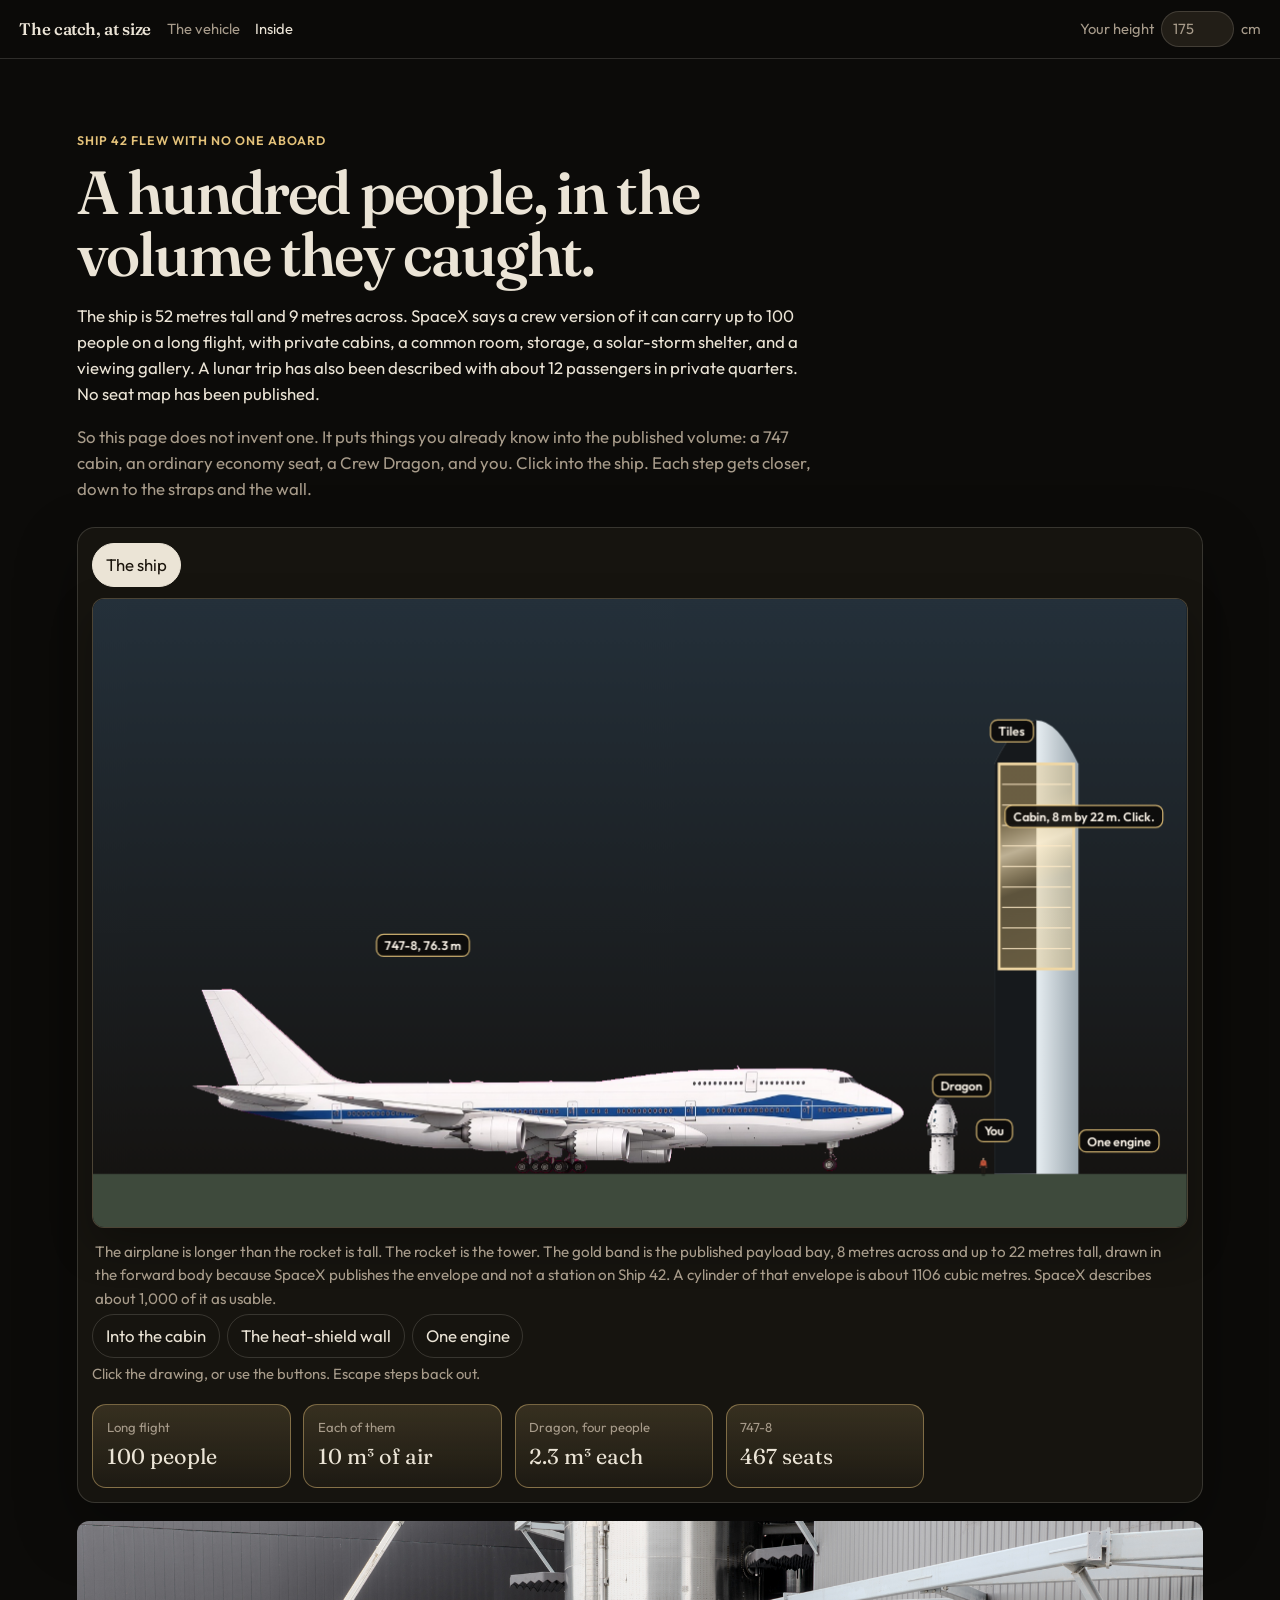
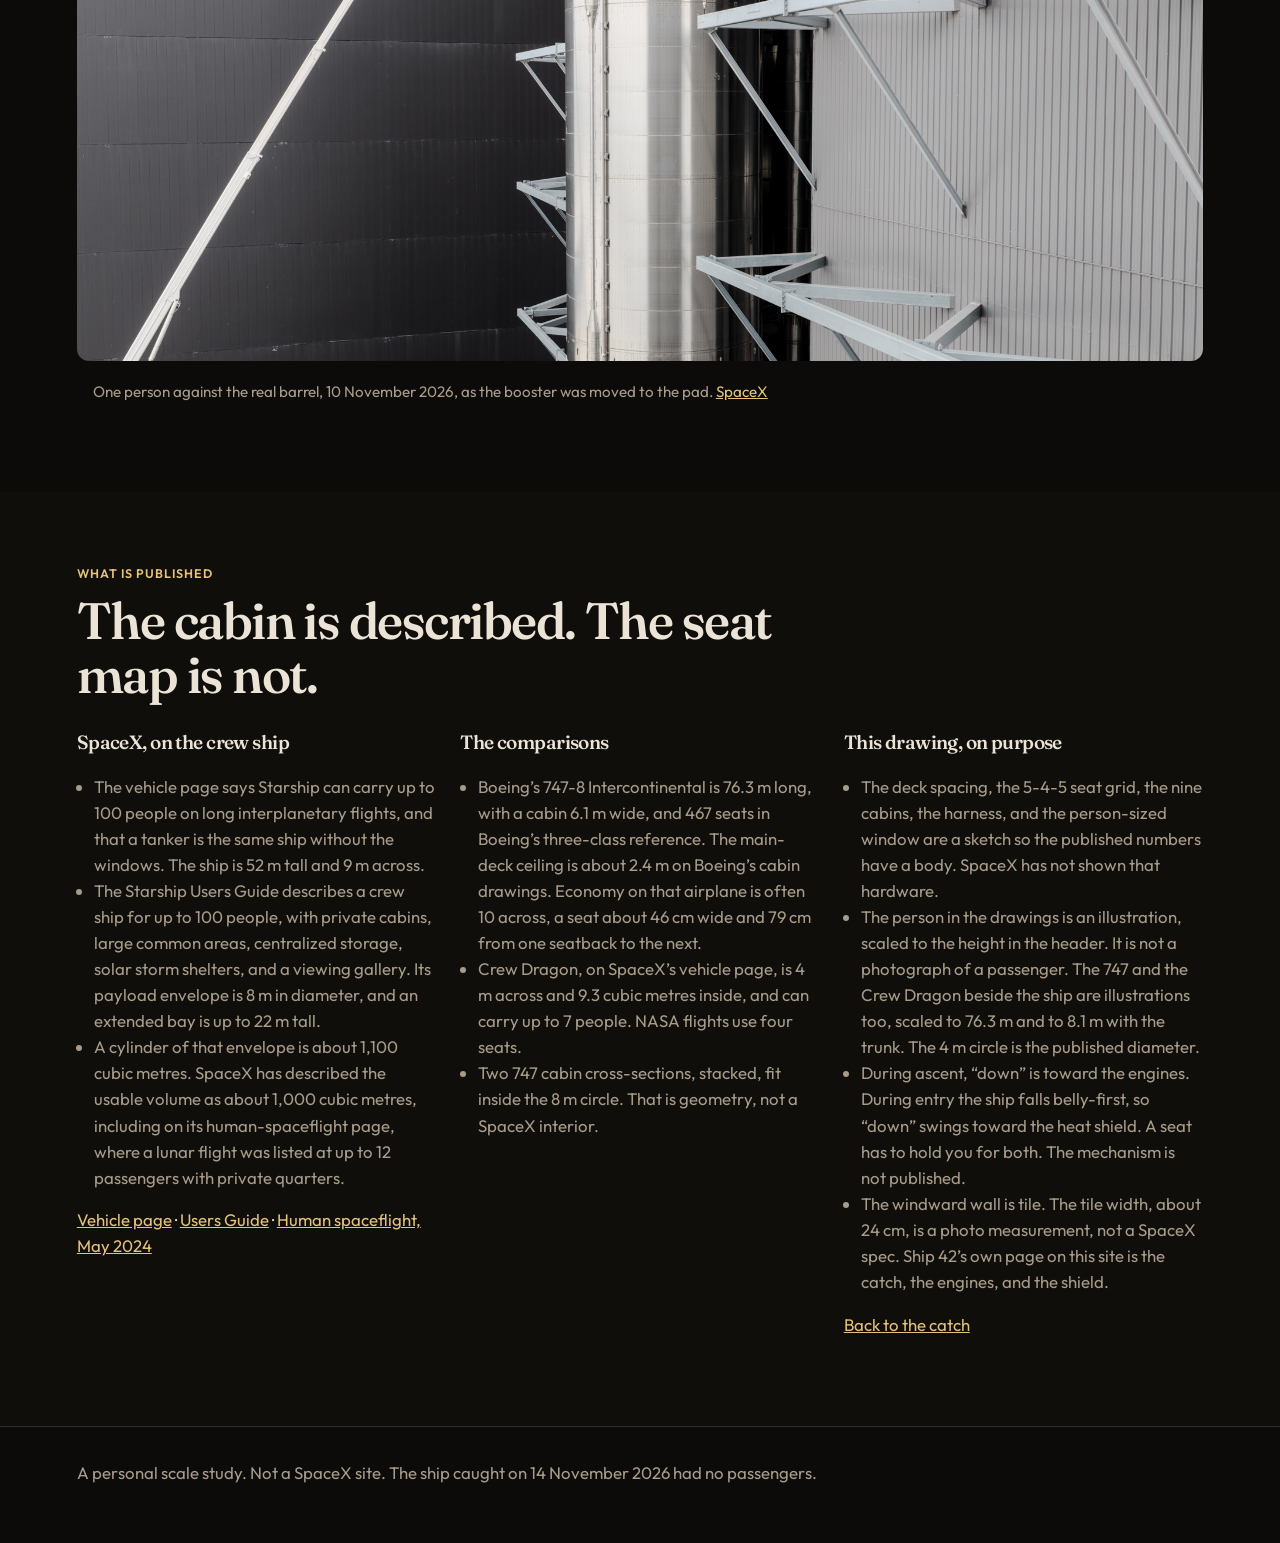
<file: inside.html>
<!DOCTYPE html>
<html lang="en">
<head>
  <meta charset="utf-8">
  <meta name="viewport" content="width=device-width, initial-scale=1">
  <title>Inside the volume</title>
  <meta name="description" content="What the caught Starship volume would feel like with people aboard. A 747 cabin, ordinary seats, a harness, and the heat-shield wall, at true scale. Ship 42 itself flew empty.">
  <link rel="preconnect" href="https://fonts.googleapis.com">
  <link rel="preconnect" href="https://fonts.gstatic.com" crossorigin>
  <link href="https://fonts.googleapis.com/css2?family=Fraunces:opsz,wght@9..144,560;9..144,640&family=Outfit:wght@400;500;600&display=swap" rel="stylesheet">
  <link rel="stylesheet" href="styles.css">
</head>
<body>
  <a class="skip" href="#insideCanvas">Skip to the drawing</a>
  <header class="bar">
    <a class="brand" href="index.html">The catch, at size</a>
    <nav class="nav" aria-label="Pages">
      <a href="index.html">The vehicle</a>
      <a href="inside.html" aria-current="page">Inside</a>
    </nav>
    <form class="height" id="heightForm">
      <label for="heightCm">Your height</label>
      <input id="heightCm" name="heightCm" type="number" min="100" max="220" step="1" value="175" inputmode="numeric">
      <span>cm</span>
    </form>
  </header>

  <main>
    <section class="chapter" aria-labelledby="inside-title">
      <div class="chapter-head">
        <p class="kicker">Ship 42 flew with no one aboard</p>
        <h1 id="inside-title">A hundred people, in the volume they caught.</h1>
        <p>The ship is 52 metres tall and 9 metres across. SpaceX says a crew version of it can carry up to 100 people on a long flight, with private cabins, a common room, storage, a solar-storm shelter, and a viewing gallery. A lunar trip has also been described with about 12 passengers in private quarters. No seat map has been published.</p>
        <p>So this page does not invent one. It puts things you already know into the published volume: a 747 cabin, an ordinary economy seat, a Crew Dragon, and you. Click into the ship. Each step gets closer, down to the straps and the wall.</p>
      </div>

      <div class="tool">
        <div class="tool-bar">
          <div class="presets" id="crumbs" role="group" aria-label="How far in you are"></div>
          <div class="modes" id="modes" role="group" aria-label="How to board this view"></div>
        </div>
        <canvas id="insideCanvas" aria-label="Scale drawing of the Starship volume"></canvas>
        <p class="stage-caption" id="insideCaption" aria-live="polite"></p>
        <div class="presets" id="doors" role="group" aria-label="Go further in"></div>
        <p class="hint" id="insideHint"></p>
        <dl class="hero-facts" id="insideFacts"></dl>
      </div>

      <figure class="inside-photo">
        <img id="insideImg" src="media/pad-01.jpg" alt="A person in a lift basket beside the stainless barrel of Super Heavy.">
        <figcaption id="insideFig"></figcaption>
      </figure>
    </section>

    <section class="chapter sources" aria-labelledby="inside-sources">
      <div class="chapter-head">
        <p class="kicker">What is published</p>
        <h2 id="inside-sources">The cabin is described. The seat map is not.</h2>
      </div>
      <div class="source-columns">
        <div>
          <h3>SpaceX, on the crew ship</h3>
          <ul>
            <li>The vehicle page says Starship can carry up to 100 people on long interplanetary flights, and that a tanker is the same ship without the windows. The ship is 52 m tall and 9 m across.</li>
            <li>The Starship Users Guide describes a crew ship for up to 100 people, with private cabins, large common areas, centralized storage, solar storm shelters, and a viewing gallery. Its payload envelope is 8 m in diameter, and an extended bay is up to 22 m tall.</li>
            <li>A cylinder of that envelope is about 1,100 cubic metres. SpaceX has described the usable volume as about 1,000 cubic metres, including on its human-spaceflight page, where a lunar flight was listed at up to 12 passengers with private quarters.</li>
          </ul>
          <p><a href="https://www.spacex.com/vehicles/starship/">Vehicle page</a> · <a href="https://web.mit.edu/2.70/Reading%20Materials/SpaceX%20%20Starship_users_guide_v1.pdf">Users Guide</a> · <a href="https://web.archive.org/web/20240510002515/https://www.spacex.com/humanspaceflight/">Human spaceflight, May 2024</a></p>
        </div>
        <div>
          <h3>The comparisons</h3>
          <ul>
            <li>Boeing’s 747-8 Intercontinental is 76.3 m long, with a cabin 6.1 m wide, and 467 seats in Boeing’s three-class reference. The main-deck ceiling is about 2.4 m on Boeing’s cabin drawings. Economy on that airplane is often 10 across, a seat about 46 cm wide and 79 cm from one seatback to the next.</li>
            <li>Crew Dragon, on SpaceX’s vehicle page, is 4 m across and 9.3 cubic metres inside, and can carry up to 7 people. NASA flights use four seats.</li>
            <li>Two 747 cabin cross-sections, stacked, fit inside the 8 m circle. That is geometry, not a SpaceX interior.</li>
          </ul>
        </div>
        <div>
          <h3>This drawing, on purpose</h3>
          <ul>
            <li>The deck spacing, the 5-4-5 seat grid, the nine cabins, the harness, and the person-sized window are a sketch so the published numbers have a body. SpaceX has not shown that hardware.</li>
            <li>The person in the drawings is an illustration, scaled to the height in the header. It is not a photograph of a passenger. The 747 and the Crew Dragon beside the ship are illustrations too, scaled to 76.3 m and to 8.1 m with the trunk. The 4 m circle is the published diameter.</li>
            <li>During ascent, “down” is toward the engines. During entry the ship falls belly-first, so “down” swings toward the heat shield. A seat has to hold you for both. The mechanism is not published.</li>
            <li>The windward wall is tile. The tile width, about 24 cm, is a photo measurement, not a SpaceX spec. Ship 42’s own page on this site is the catch, the engines, and the shield.</li>
          </ul>
          <p><a href="index.html">Back to the catch</a></p>
        </div>
      </div>
    </section>
  </main>
  <footer class="foot">
    <p>A personal scale study. Not a SpaceX site. The ship caught on 14 November 2026 had no passengers.</p>
  </footer>
  <script src="look.js"></script>
  <script src="inside.js"></script>
</body>
</html>
</file>
<file: styles.css>
:root {
  --bg: #0c0b09;
  --bg-2: #16140f;
  --bg-3: #221e17;
  --paper: #ebe4d6;
  --muted: #a79b8a;
  --line: rgba(235, 228, 214, 0.16);
  --gold: #e4c27a;
  --gold-2: #8a6a32;
  --flame: #ff6a2c;
  --steel: #c5ced4;
  --tile: #1a1e22;
  --danger: #e7b2a0;
  --shadow: 0 24px 60px rgba(0, 0, 0, 0.35);
  --serif: "Fraunces", "Iowan Old Style", Palatino, Georgia, serif;
  --sans: "Outfit", "Avenir Next", "Segoe UI", sans-serif;
  --measure: 72rem;
}

* { box-sizing: border-box; }
html { scroll-behavior: smooth; }
body {
  margin: 0;
  background: var(--bg);
  color: var(--paper);
  font-family: var(--sans);
  font-size: 1.05rem;
  line-height: 1.55;
  font-weight: 400;
}
img, video, canvas { max-width: 100%; }
a { color: var(--gold); }
a:hover { color: white; }
button, input { font: inherit; color: inherit; }
:focus-visible {
  outline: 2px solid var(--gold);
  outline-offset: 3px;
}
.skip {
  position: absolute;
  left: 1rem;
  top: -4rem;
  background: var(--gold);
  color: #1a140c;
  padding: 0.5rem 0.8rem;
  z-index: 20;
}
.skip:focus { top: 0.6rem; }

.bar {
  position: sticky;
  top: 0;
  z-index: 10;
  display: flex;
  gap: 1rem;
  align-items: center;
  padding: 0.7rem 1.2rem;
  background: rgba(12, 11, 9, 0.9);
  border-bottom: 1px solid var(--line);
  backdrop-filter: blur(10px);
}
.brand {
  color: var(--paper);
  text-decoration: none;
  font-family: var(--serif);
  font-weight: 560;
  letter-spacing: -0.02em;
}
.nav { display: flex; gap: 0.9rem; flex-wrap: wrap; }
.nav a {
  color: var(--muted);
  text-decoration: none;
  font-size: 0.92rem;
}
.nav a:hover, .nav a[aria-current="page"] { color: var(--paper); }
.height {
  margin-left: auto;
  display: flex;
  align-items: center;
  gap: 0.4rem;
  color: var(--muted);
  font-size: 0.92rem;
}
.height input {
  width: 4.6rem;
  background: var(--bg-3);
  border: 1px solid var(--line);
  border-radius: 999px;
  padding: 0.35rem 0.7rem;
}

.hero {
  position: relative;
  min-height: 100vh;
  display: grid;
  align-items: end;
  overflow: hidden;
}
.hero-photo {
  position: absolute;
  inset: 0;
  width: 100%;
  height: 100%;
  object-fit: cover;
  object-position: 40% 30%;
}
.hero-shade {
  position: absolute;
  inset: 0;
  background:
    linear-gradient(180deg, rgba(12, 11, 9, 0.2) 0%, rgba(12, 11, 9, 0.18) 35%, rgba(12, 11, 9, 0.88) 78%, #0c0b09 100%),
    linear-gradient(90deg, rgba(12, 11, 9, 0.55), transparent 55%);
}
.hero-copy {
  position: relative;
  padding: 18vh 8vw 4.5rem;
  max-width: 54rem;
}
.kicker {
  margin: 0 0 0.7rem;
  color: var(--gold);
  letter-spacing: 0.08em;
  text-transform: uppercase;
  font-size: 0.78rem;
  font-weight: 600;
}
h1, h2, h3 { font-family: var(--serif); font-weight: 560; letter-spacing: -0.03em; }
h1 {
  margin: 0 0 0.8rem;
  font-size: clamp(3.2rem, 8vw, 6.4rem);
  line-height: 0.92;
}
h2 { margin: 0 0 0.7rem; font-size: clamp(2rem, 4vw, 3.3rem); line-height: 1.05; }
h3 { margin: 0 0 0.4rem; font-size: 1.35rem; }
.lede { margin: 0 0 0.8rem; font-size: 1.18rem; max-width: 40rem; }
.lede-quiet { color: var(--muted); font-size: 1.02rem; }
.hero-actions { display: flex; gap: 0.7rem; flex-wrap: wrap; margin: 1.2rem 0 1.4rem; }
.button {
  display: inline-flex;
  align-items: center;
  min-height: 44px;
  padding: 0.55rem 1rem;
  border-radius: 999px;
  background: var(--gold);
  color: #1b140b;
  text-decoration: none;
  font-weight: 600;
}
.button-ghost {
  background: transparent;
  color: var(--paper);
  border: 1px solid var(--line);
}
.hero-facts {
  display: grid;
  grid-template-columns: repeat(4, minmax(0, 1fr));
  gap: 0.8rem;
  margin: 0;
  max-width: 52rem;
}
.hero-facts div { border-top: 1px solid var(--line); padding-top: 0.55rem; }
.hero-facts dt { color: var(--muted); font-size: 0.82rem; }
.hero-facts dd { margin: 0.15rem 0 0; font-family: var(--serif); font-size: 1.35rem; }

.chapter { padding: 4.5rem 6vw; }
.chapter-head { max-width: 46rem; margin-bottom: 1.6rem; }
.chapter-head p:last-child { color: var(--muted); margin: 0; }

.tool, .panel, .post, .photo-card, .photo-wide {
  background: var(--bg-2);
  border: 1px solid var(--line);
  border-radius: 18px;
  box-shadow: var(--shadow);
}
.tool { padding: 0.9rem; }
.tool-bar, .presets, .modes, .seconds-actions, .water-actions, .walk-buttons {
  display: flex;
  flex-wrap: wrap;
  gap: 0.45rem;
}
.tool-bar { justify-content: space-between; margin-bottom: 0.7rem; }
.presets button, .modes button, .walk-buttons button, .seconds-actions button, .water-actions button, .lineup-scale button, .lineup-names button, .lineup-stage > button {
  background: transparent;
  border: 1px solid var(--line);
  border-radius: 999px;
  padding: 0.45rem 0.8rem;
  min-height: 44px;
  cursor: pointer;
}
.presets button[aria-pressed="true"], .presets button[aria-current="page"], .modes button[aria-pressed="true"], .seconds-actions button.is-on {
  background: var(--paper);
  color: #1a140c;
  border-color: var(--paper);
}
.stage-wrap { position: relative; }
canvas {
  display: block;
  width: 100%;
  background: #10141a;
  border-radius: 12px;
  border: 1px solid rgba(228, 194, 122, 0.28);
  box-shadow: 0 18px 40px rgba(0, 0, 0, 0.28);
}
#zoomCanvas { height: min(72vh, 760px); }
#acrossCanvas, #engineCanvas { height: 420px; }
#waterCanvas { height: min(68vh, 560px); }
#tileCanvas { height: min(62vw, 520px); }
#tile3d { height: min(68vh, 560px); touch-action: none; cursor: grab; }
#tile3d:active { cursor: grabbing; }
.tile-facts {
  display: grid;
  grid-template-columns: repeat(4, minmax(0, 1fr));
  gap: 0.9rem 1.1rem;
  margin: 1.1rem 0 1.8rem;
}
.tile-facts div { border-top: 1px solid var(--line); padding-top: 0.55rem; }
.tile-facts dt { color: var(--muted); font-size: 0.82rem; }
.tile-facts dd { margin: 0.15rem 0 0; font-family: var(--serif); font-size: 1.45rem; }
.tile-facts p { margin: 0.28rem 0 0; color: var(--muted); font-size: 0.92rem; }
.stage-caption, .fine, figcaption, .colophon {
  color: var(--muted);
  font-size: 0.95rem;
}
.stage-caption { margin: 0.75rem 0.2rem 0.2rem; }
.slider {
  display: grid;
  grid-template-columns: auto 1fr auto;
  gap: 0.8rem;
  align-items: center;
  margin: 0.8rem 0.2rem 0.3rem;
  color: var(--muted);
}
.slider input[type="range"] { width: 100%; accent-color: var(--gold); }
.ghosts {
  border: 0;
  margin: 0.6rem 0 0;
  padding: 0;
  display: flex;
  flex-wrap: wrap;
  gap: 0.8rem 1.2rem;
  color: var(--muted);
}
.ghosts legend { padding: 0; margin-bottom: 0.35rem; }
.ghosts label { display: flex; gap: 0.4rem; align-items: center; min-height: 44px; }

.split {
  display: grid;
  grid-template-columns: 1fr 1fr;
  gap: 1rem;
}
.panel { padding: 0.8rem; }
.note-grid {
  display: grid;
  grid-template-columns: repeat(3, 1fr);
  gap: 1rem;
  margin-top: 1rem;
}
.note-grid article {
  padding: 1rem 1rem 0.4rem;
  border-top: 1px solid var(--line);
}
.note-grid p { color: var(--muted); }

.walk-layout {
  display: grid;
  grid-template-columns: 18rem minmax(0, 1fr);
  gap: 1rem;
  align-items: start;
}
.walk-card {
  position: sticky;
  top: 5rem;
  background: var(--bg-2);
  border: 1px solid var(--line);
  border-radius: 18px;
  padding: 1.1rem;
}
.walk-alt {
  margin: 0;
  font-family: var(--serif);
  font-size: 3rem;
  line-height: 1;
  color: var(--gold);
}
.walk-frame { position: relative; min-width: 0; }
.walk-scroll {
  height: min(78vh, 860px);
  max-width: 100%;
  min-width: 0;
  overflow: auto;
  border-radius: 18px;
  border: 1px solid var(--line);
  background: #10141a;
}
.walk-scroll canvas { border-radius: 0; width: auto; max-width: none; }
.lineup-tools { display: flex; flex-direction: column; gap: 0.75rem; margin-bottom: 0.75rem; }
.lineup-scale, .lineup-names { display: flex; flex-wrap: wrap; gap: 0.4rem; }
.lineup-names button.is-on,
.lineup-scale button[aria-pressed="true"] {
  background: var(--paper);
  color: #1a140c;
  border-color: var(--paper);
}
.lineup-slider { max-width: 28rem; }
.lineup-stage {
  display: grid;
  grid-template-columns: auto minmax(0, 1fr) auto;
  gap: 0.45rem;
  align-items: stretch;
}
.lineup-stage > button { align-self: center; }
.lineup-scroll {
  height: min(72vh, 720px);
  max-width: 100%;
  min-width: 0;
  overflow-x: auto;
  overflow-y: hidden;
  overscroll-behavior-x: contain;
  border-radius: 18px;
  border: 1px solid var(--line);
  background: #10141a;
}
.lineup-scroll canvas {
  border: 0;
  border-radius: 0;
  box-shadow: none;
  width: auto;
  max-width: none;
  background: transparent;
}
.walker {
  position: absolute;
  left: 18%;
  top: calc(78% - 64px);
  width: 30px;
  height: 64px;
  pointer-events: none;
  z-index: 2;
}
#walkerFig {
  width: 100%;
  height: 100%;
  background: transparent;
  border: 0;
  border-radius: 0;
  box-shadow: none;
}
.walker-tag {
  position: absolute;
  left: calc(100% + 6px);
  top: 2px;
  color: var(--gold);
  font-size: 0.78rem;
  letter-spacing: 0.06em;
  text-transform: uppercase;
  text-shadow: 0 1px 2px rgba(0, 0, 0, 0.8);
}
@media (prefers-reduced-motion: no-preference) {
  .walker { animation: figure-bob 2.8s ease-in-out infinite; }
}
@keyframes figure-bob {
  0%, 100% { transform: translateY(0); }
  50% { transform: translateY(-5px); }
}

.seconds {
  display: grid;
  grid-template-columns: 1.4fr 1fr;
  gap: 1rem;
  align-items: start;
}
.seconds-stage { position: relative; }
.seconds-stage img {
  width: 100%;
  height: auto;
  aspect-ratio: 16 / 9;
  max-height: min(68vh, 640px);
  object-fit: contain;
  background: #10141a;
  border-radius: 18px;
  display: block;
}
.seconds-clock {
  position: absolute;
  left: 1rem;
  bottom: 1rem;
  background: rgba(12, 11, 9, 0.78);
  border-radius: 16px;
  padding: 0.6rem 0.9rem 0.7rem;
  display: flex;
  flex-direction: column;
}
.seconds-clock span:first-child {
  font-family: var(--serif);
  font-size: 4rem;
  line-height: 0.85;
}
.seconds-side h3 { font-size: 1.8rem; }
.seconds-side { padding-top: 0.4rem; }
.beats { margin: 1rem 0 0; padding: 0; list-style: none; }
.beats button {
  width: 100%;
  text-align: left;
  background: transparent;
  border: 0;
  border-top: 1px solid var(--line);
  color: var(--muted);
  padding: 0.55rem 0;
  cursor: pointer;
  min-height: 44px;
}
.beats button strong { color: var(--paper); font-weight: 500; }
.beats button.is-on { color: var(--gold); }

.photo-card, .photo-wide { overflow: hidden; }
.photo-card img, .photo-wide img, .gallery img, .post video {
  display: block;
  width: 100%;
  height: auto;
}
.shake-frame { overflow: hidden; }
.shake-frame.is-shaking img {
  animation: shake 0.18s linear infinite;
}
@keyframes shake {
  0% { transform: translate(0, 0); }
  25% { transform: translate(var(--sx), calc(var(--sy) * -1)); }
  50% { transform: translate(calc(var(--sx) * -0.7), var(--sy)); }
  75% { transform: translate(var(--sx), calc(var(--sy) * 0.45)); }
  100% { transform: translate(0, 0); }
}
figcaption, .photo-card figcaption, .photo-wide figcaption {
  padding: 0.8rem 1rem 1rem;
}
.photo-wide { margin: 1rem 0 0; }
.water-panel { display: flex; flex-direction: column; }

.post { padding: 1.1rem 1.1rem 0.4rem; margin: 0 0 1.2rem; }
.post header p, .post-text { margin: 0.2rem 0 0.7rem; }
.post header p { color: var(--gold); font-size: 0.86rem; letter-spacing: 0.04em; text-transform: uppercase; }
.post-text { font-family: var(--serif); font-size: 1.45rem; line-height: 1.25; }
.post video { border-radius: 12px; background: black; max-height: 80vh; }
.gallery {
  display: grid;
  grid-template-columns: repeat(3, 1fr);
  gap: 0.55rem;
}
.gallery-wide { grid-template-columns: 1.4fr 1fr; }
.gallery figure { margin: 0; position: relative; }
.gallery figcaption {
  position: absolute;
  left: 0.5rem;
  bottom: 0.45rem;
  padding: 0.15rem 0.4rem;
  background: rgba(12, 11, 9, 0.72);
  border-radius: 999px;
  color: var(--paper);
}
.video-pair {
  display: grid;
  grid-template-columns: 1fr 1fr;
  gap: 0.8rem;
}
.video-pair figure { margin: 0; }
.video-pair video { width: 100%; max-height: 78vh; object-fit: contain; background: #080808; border-radius: 12px; }
.post-link { margin-top: 0.6rem; }

.sources { background: #100e0b; }
.source-columns {
  display: grid;
  grid-template-columns: repeat(3, 1fr);
  gap: 1.5rem;
}
.source-columns ul { padding-left: 1.1rem; color: var(--muted); }
.source-columns h3 { font-size: 1.2rem; }
.colophon { max-width: 60rem; }
.foot {
  padding: 1rem 6vw 2.5rem;
  color: var(--muted);
  border-top: 1px solid var(--line);
}

@media (max-width: 980px) {
  .hero-facts, .split, .note-grid, .seconds, .source-columns, .video-pair, .walk-layout {
    grid-template-columns: 1fr;
  }
  .tile-facts { grid-template-columns: 1fr 1fr; }
  #tile3d { height: min(78vw, 460px); }
  .gallery { grid-template-columns: 1fr 1fr; }
  .gallery-wide { grid-template-columns: 1fr; }
  .bar { flex-wrap: wrap; }
  .height { margin-left: 0; }
  .walk-layout { grid-template-columns: minmax(0, 1fr); }
  .walk-card { position: static; }
  .hero-copy { padding: 22vh 1.2rem 2.5rem; }
  .chapter { padding: 3rem 1.1rem; }
  .lineup-stage { grid-template-columns: auto auto; }
  .lineup-scroll { grid-column: 1 / -1; grid-row: 1; }
}

@media (prefers-reduced-motion: reduce) {
  html { scroll-behavior: auto; }
  .shake-frame.is-shaking img { animation: none; }
}

.chapter h1 {
  font-size: clamp(2.3rem, 5vw, 3.8rem);
  line-height: 1.02;
}
#insideCanvas { height: min(70vh, 720px); min-height: 420px; }
.inside-photo { margin: 1.1rem 0 0; }
.inside-photo img {
  width: 100%;
  max-height: 440px;
  object-fit: cover;
  border-radius: 12px;
}
.hint { color: var(--muted); font-size: 0.92rem; margin: 0.35rem 0 0; }
#insideFacts { margin-top: 1.1rem; }
#insideFacts div {
  background: linear-gradient(180deg, rgba(228, 194, 122, 0.16), rgba(228, 194, 122, 0.04));
  border: 1px solid rgba(228, 194, 122, 0.45);
  border-radius: 14px;
  padding: 0.75rem 0.85rem 0.85rem;
}
@media (max-width: 700px) {
  #insideFacts { grid-template-columns: 1fr 1fr; }
  .seconds-clock {
    position: static;
    margin-top: 0.7rem;
    flex-direction: row;
    align-items: baseline;
    gap: 0.45rem;
    width: fit-content;
  }
  .seconds-clock span:first-child { font-size: 2rem; }
}
</file>
